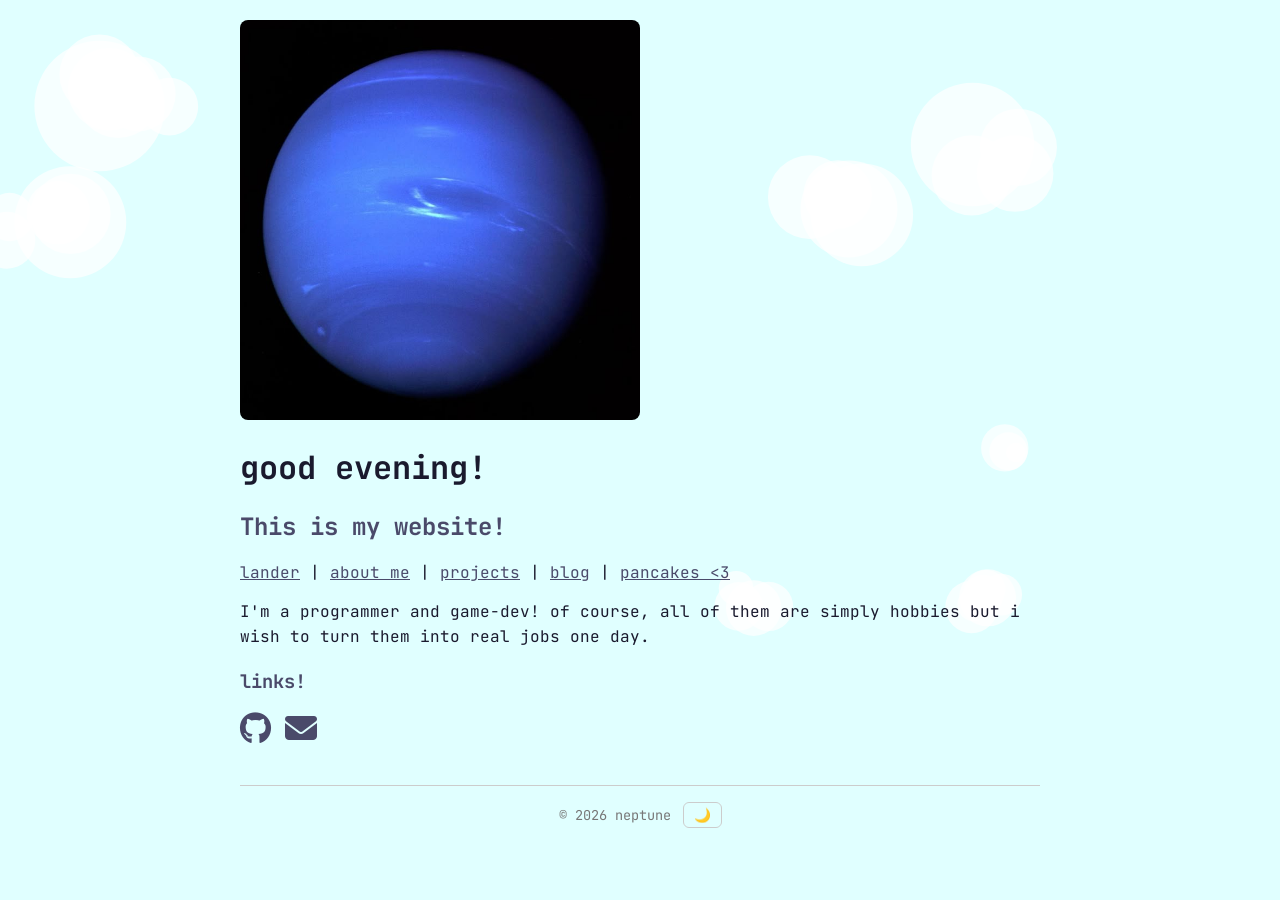
<file: index.html>
<!doctype html>
<html lang="en">
  <head>
    <meta charset="utf-8">
    <meta name="viewport" content="width=device-width, initial-scale=1.0">
    <meta name="description" content="neptune's personal domain — programmer, game-dev, and hobbyist">
    <title>neptune's domain!</title>
    <link href="/style.css" rel="stylesheet" type="text/css" media="all">
    <link rel="preconnect" href="https://fonts.googleapis.com">
    <link rel="preconnect" href="https://fonts.gstatic.com" crossorigin>
    <link href="https://fonts.googleapis.com/css2?family=jetbrains+mono&display=swap" rel="stylesheet" media="print" onload="this.onload=null;this.media='all'">
    <noscript><link href="https://fonts.googleapis.com/css2?family=jetbrains+mono&display=swap" rel="stylesheet"></noscript>
    <link rel="stylesheet" href="https://cdnjs.cloudflare.com/ajax/libs/font-awesome/6.5.0/css/all.min.css" media="print" onload="this.onload=null;this.media='all'">
    <noscript><link rel="stylesheet" href="https://cdnjs.cloudflare.com/ajax/libs/font-awesome/6.5.0/css/all.min.css"></noscript>
  </head>
  <body>
    <canvas id="starfield"></canvas>
    <main>
      <img src="/src/neptune.jpeg" alt="Photograph of the planet Neptune">
      <h1 id="greeting">Welcome to my website!</h1>
      <h2>This is my website!</h2>
      <nav aria-label="Main navigation">
        <a href="/lander/">lander</a> |
        <a href="/aboutme/">about me</a> |
        <a href="/projects">projects</a> |
        <a href="/blog/">blog</a> |
        <a href="/pancakes/">pancakes <3</a>
      </nav>
      <p>
        I'm a programmer and game-dev! of course, all of them are simply hobbies but i wish to turn them into real jobs one day.
      </p>
      <h3>links!</h3>
      <a href="https://github.com/l8074086-hue" aria-label="GitHub profile"><i class="fab fa-github"></i></a>
      <a href="mailto:neptunian@tutamail.com" aria-label="Send email"><i class="fas fa-envelope"></i></a>
    </main>
    <footer>
      <p>&copy; 2026 neptune</p>
      <button id="theme-toggle" aria-label="Toggle dark mode">🌙</button>
    </footer>
    <script src="/script.js"></script>
  </body>
</html>
</file>
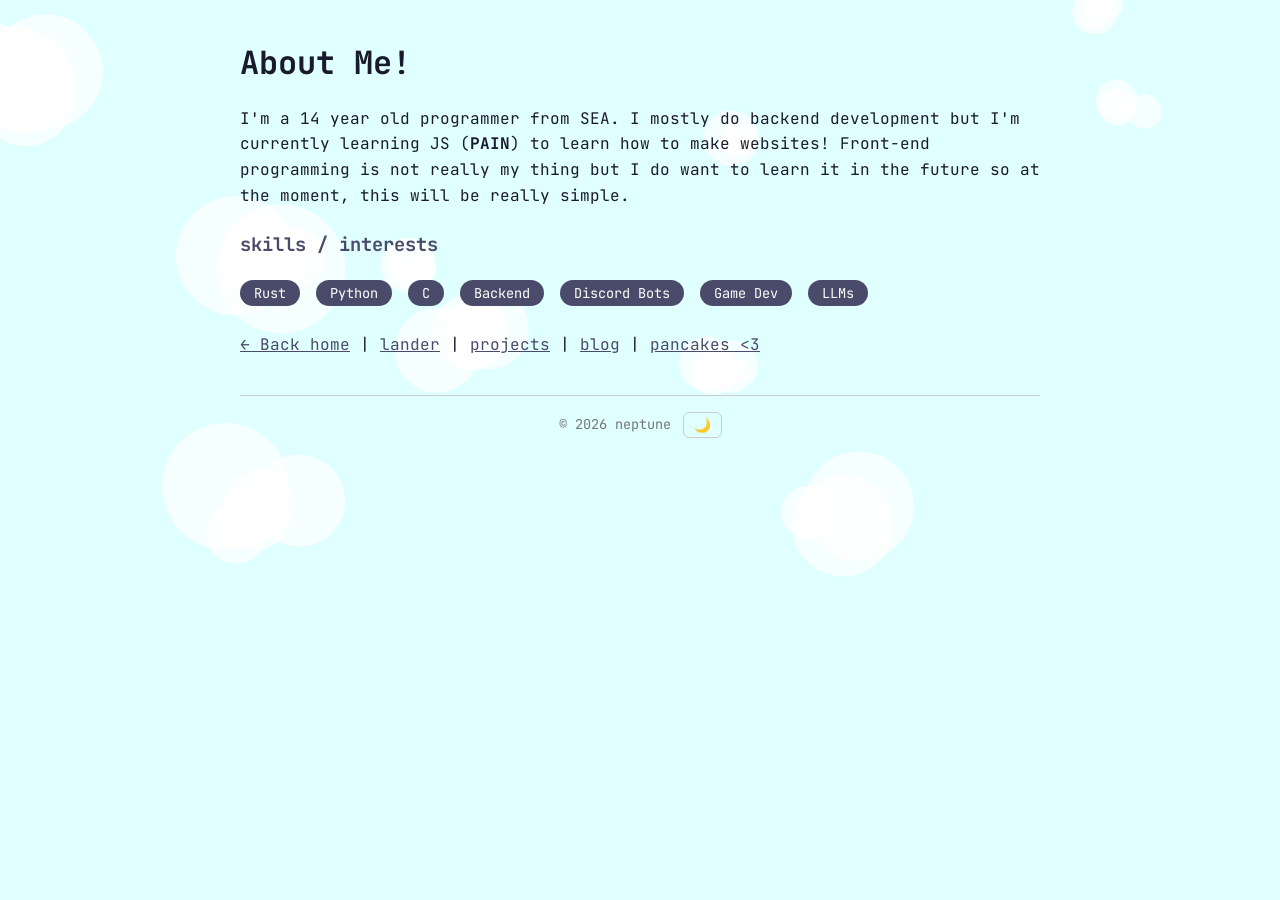
<file: aboutme/index.html>
<!doctype html>
<html lang="en">
  <head>
    <meta charset="utf-8">
    <meta name="viewport" content="width=device-width, initial-scale=1.0">
    <meta name="description" content="About neptune — a 14-year-old programmer from east Asia">
    <title>About Me — Neptune's Domain!</title>
    <link href="/style.css" rel="stylesheet" type="text/css" media="all">
    <link rel="preconnect" href="https://fonts.googleapis.com">
    <link rel="preconnect" href="https://fonts.gstatic.com" crossorigin>
    <link href="https://fonts.googleapis.com/css2?family=JetBrains+Mono&display=swap" rel="stylesheet" media="print" onload="this.onload=null;this.media='all'">
    <noscript><link href="https://fonts.googleapis.com/css2?family=JetBrains+Mono&display=swap" rel="stylesheet"></noscript>
    <link rel="stylesheet" href="https://cdnjs.cloudflare.com/ajax/libs/font-awesome/6.5.0/css/all.min.css" media="print" onload="this.onload=null;this.media='all'">
    <noscript><link rel="stylesheet" href="https://cdnjs.cloudflare.com/ajax/libs/font-awesome/6.5.0/css/all.min.css"></noscript>
  </head>
  <body>
    <canvas id="starfield"></canvas>
    <main>
      <h1>About Me!</h1>
      <p>
        I'm a 14 year old programmer from SEA.
        I mostly do backend development but I'm currently learning JS (<b>PAIN</b>) to learn how to make websites!
        Front-end programming is not really my thing but I do want to learn it in the future so at the moment, this will be really simple.
      </p>

      <div class="skills">
        <h3>skills / interests</h3>
        <span class="skill-tag">Rust</span>
        <span class="skill-tag">Python</span>
        <span class="skill-tag">C</span>
        <span class="skill-tag">Backend</span>
        <span class="skill-tag">Discord Bots</span>
        <span class="skill-tag">Game Dev</span>
        <span class="skill-tag">LLMs</span>
      </div>

      <nav aria-label="Main navigation">
        <a href="/">← Back home</a> |
        <a href="/lander/">lander</a> |
        <a href="/projects">projects</a> |
        <a href="/blog/">blog</a> |
        <a href="/pancakes/">pancakes &lt;3</a>
      </nav>
    </main>
    <footer>
      <p>&copy; 2026 neptune</p>
      <button id="theme-toggle" aria-label="Toggle dark mode">🌙</button>
    </footer>
    <script src="/script.js"></script>
  </body>
</html>
</file>
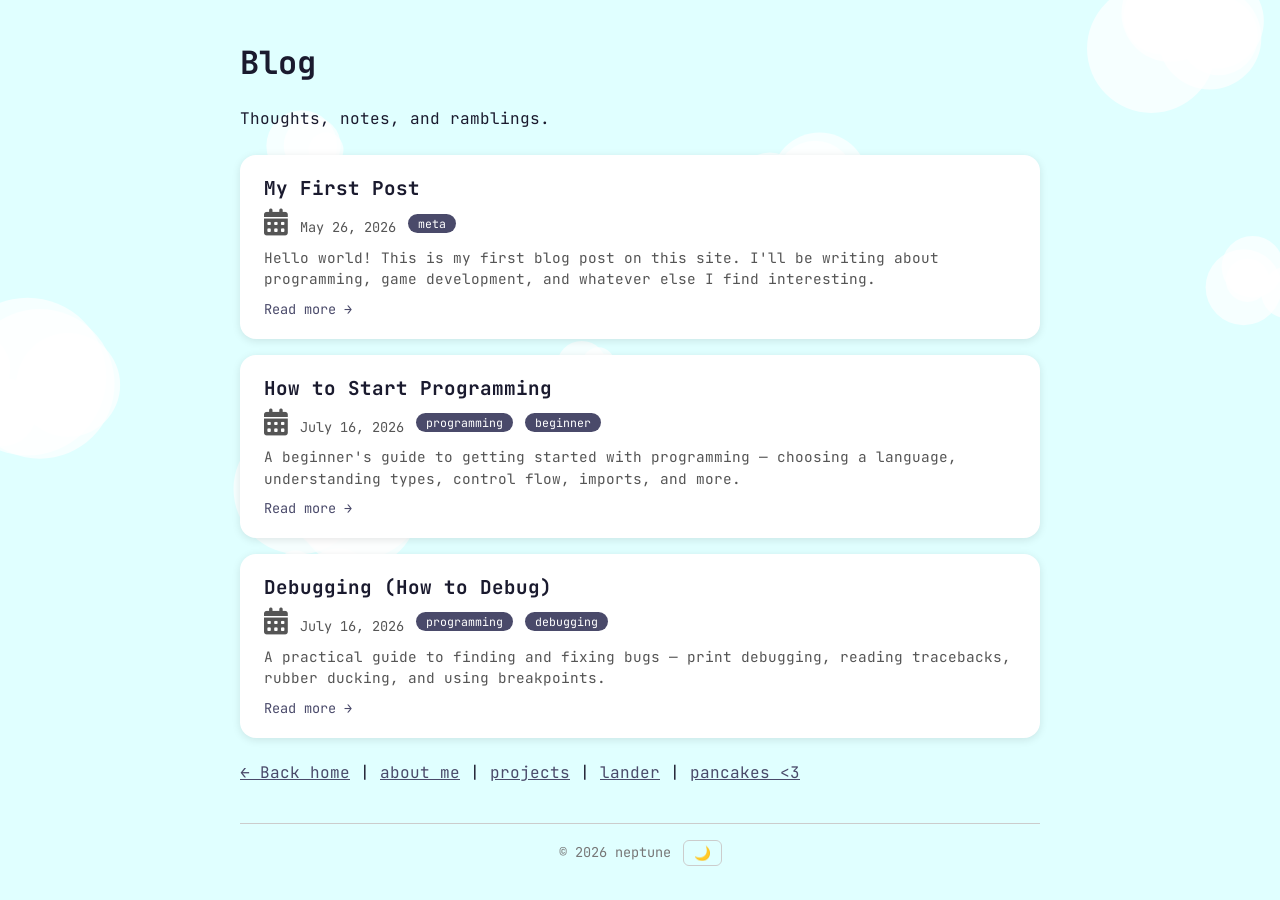
<file: blog/index.html>
<!doctype html>
<html lang="en">
  <head>
    <meta charset="utf-8">
    <meta name="viewport" content="width=device-width, initial-scale=1.0">
    <meta name="description" content="Blog — Neptune's personal blog about programming, game-dev, and hobbies">
    <title>Blog — Neptune's Domain!</title>
    <link href="/style.css" rel="stylesheet" type="text/css" media="all">
    <link rel="preconnect" href="https://fonts.googleapis.com">
    <link rel="preconnect" href="https://fonts.gstatic.com" crossorigin>
    <link href="https://fonts.googleapis.com/css2?family=JetBrains+Mono&display=swap" rel="stylesheet" media="print" onload="this.onload=null;this.media='all'">
    <noscript><link href="https://fonts.googleapis.com/css2?family=JetBrains+Mono&display=swap" rel="stylesheet"></noscript>
    <link rel="stylesheet" href="https://cdnjs.cloudflare.com/ajax/libs/font-awesome/6.5.0/css/all.min.css" media="print" onload="this.onload=null;this.media='all'">
    <noscript><link rel="stylesheet" href="https://cdnjs.cloudflare.com/ajax/libs/font-awesome/6.5.0/css/all.min.css"></noscript>
  </head>
  <body>
    <canvas id="starfield"></canvas>
    <main>
      <h1>Blog</h1>
      <p>Thoughts, notes, and ramblings.</p>

      <div class="blog-posts">
        <a href="/blog/my-first-post/" class="blog-post-card">
          <h3>My First Post</h3>
          <div class="blog-post-meta">
            <span class="blog-post-date"><i class="fas fa-calendar-alt"></i> May 26, 2026</span>
            <span class="blog-tag">meta</span>
          </div>
          <p class="blog-post-excerpt">Hello world! This is my first blog post on this site. I'll be writing about programming, game development, and whatever else I find interesting.</p>
          <span class="blog-post-read-more">Read more →</span>
        </a>

        <a href="/blog/how-to-start-programming/" class="blog-post-card">
          <h3>How to Start Programming</h3>
          <div class="blog-post-meta">
            <span class="blog-post-date"><i class="fas fa-calendar-alt"></i> July 16, 2026</span>
            <span class="blog-tag">programming</span>
            <span class="blog-tag">beginner</span>
          </div>
          <p class="blog-post-excerpt">A beginner's guide to getting started with programming — choosing a language, understanding types, control flow, imports, and more.</p>
          <span class="blog-post-read-more">Read more →</span>
        </a>

        <a href="/blog/debugging-how-to-debug/" class="blog-post-card">
          <h3>Debugging (How to Debug)</h3>
          <div class="blog-post-meta">
            <span class="blog-post-date"><i class="fas fa-calendar-alt"></i> July 16, 2026</span>
            <span class="blog-tag">programming</span>
            <span class="blog-tag">debugging</span>
          </div>
          <p class="blog-post-excerpt">A practical guide to finding and fixing bugs — print debugging, reading tracebacks, rubber ducking, and using breakpoints.</p>
          <span class="blog-post-read-more">Read more →</span>
        </a>
      </div>

      <nav aria-label="Main navigation">
        <a href="/">← Back home</a> |
        <a href="/aboutme/">about me</a> |
        <a href="/projects">projects</a> |
        <a href="/lander/">lander</a> |
        <a href="/pancakes/">pancakes <3</a>
      </nav>
    </main>
    <footer>
      <p>&copy; 2026 neptune</p>
      <button id="theme-toggle" aria-label="Toggle dark mode">🌙</button>
    </footer>
    <script src="/script.js"></script>
  </body>
</html>
</file>
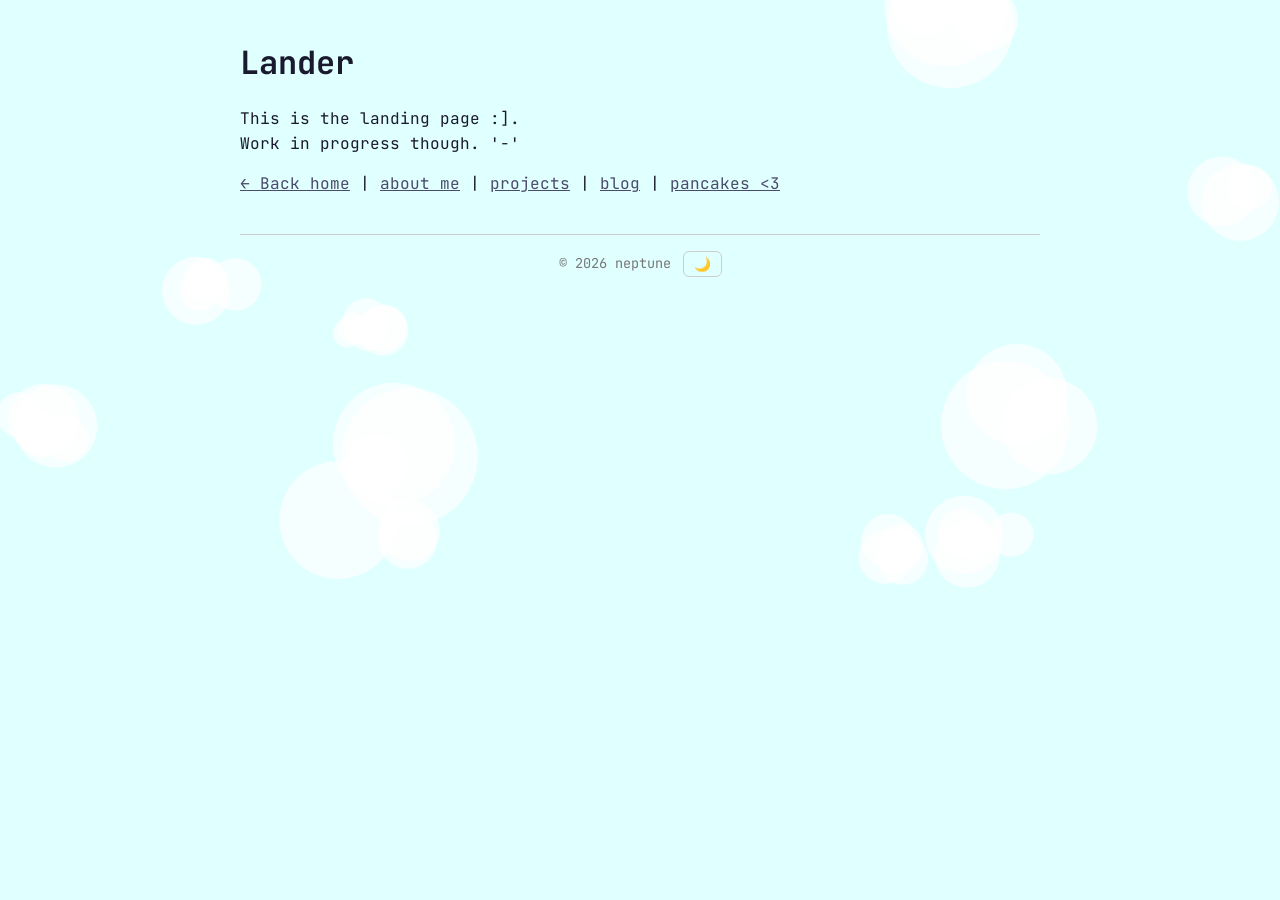
<file: lander/index.html>
<!doctype html>
<html lang="en">
  <head>
    <meta charset="utf-8">
    <meta name="viewport" content="width=device-width, initial-scale=1.0">
    <meta name="description" content="Lander — Neptune's landing page (WIP)">
    <title>Lander — Neptune's Domain!</title>
    <link href="/style.css" rel="stylesheet" type="text/css" media="all">
    <link rel="preconnect" href="https://fonts.googleapis.com">
    <link rel="preconnect" href="https://fonts.gstatic.com" crossorigin>
    <link href="https://fonts.googleapis.com/css2?family=JetBrains+Mono&display=swap" rel="stylesheet" media="print" onload="this.onload=null;this.media='all'">
    <noscript><link href="https://fonts.googleapis.com/css2?family=JetBrains+Mono&display=swap" rel="stylesheet"></noscript>
    <link rel="stylesheet" href="https://cdnjs.cloudflare.com/ajax/libs/font-awesome/6.5.0/css/all.min.css" media="print" onload="this.onload=null;this.media='all'">
    <noscript><link rel="stylesheet" href="https://cdnjs.cloudflare.com/ajax/libs/font-awesome/6.5.0/css/all.min.css"></noscript>
  </head>
  <body>
    <canvas id="starfield"></canvas>
    <main>
      <h1>Lander</h1>
      <p>
        This is the landing page :].<br>
        Work in progress though. '-'
      </p>
      <nav aria-label="Main navigation">
        <a href="/">← Back home</a> |
        <a href="/aboutme/">about me</a> |
        <a href="/projects">projects</a> |
        <a href="/blog/">blog</a> |
        <a href="/pancakes/">pancakes &lt;3</a>
      </nav>
    </main>
    <footer>
      <p>&copy; 2026 neptune</p>
      <button id="theme-toggle" aria-label="Toggle dark mode">🌙</button>
    </footer>
    <script src="/script.js"></script>
  </body>
</html>
</file>
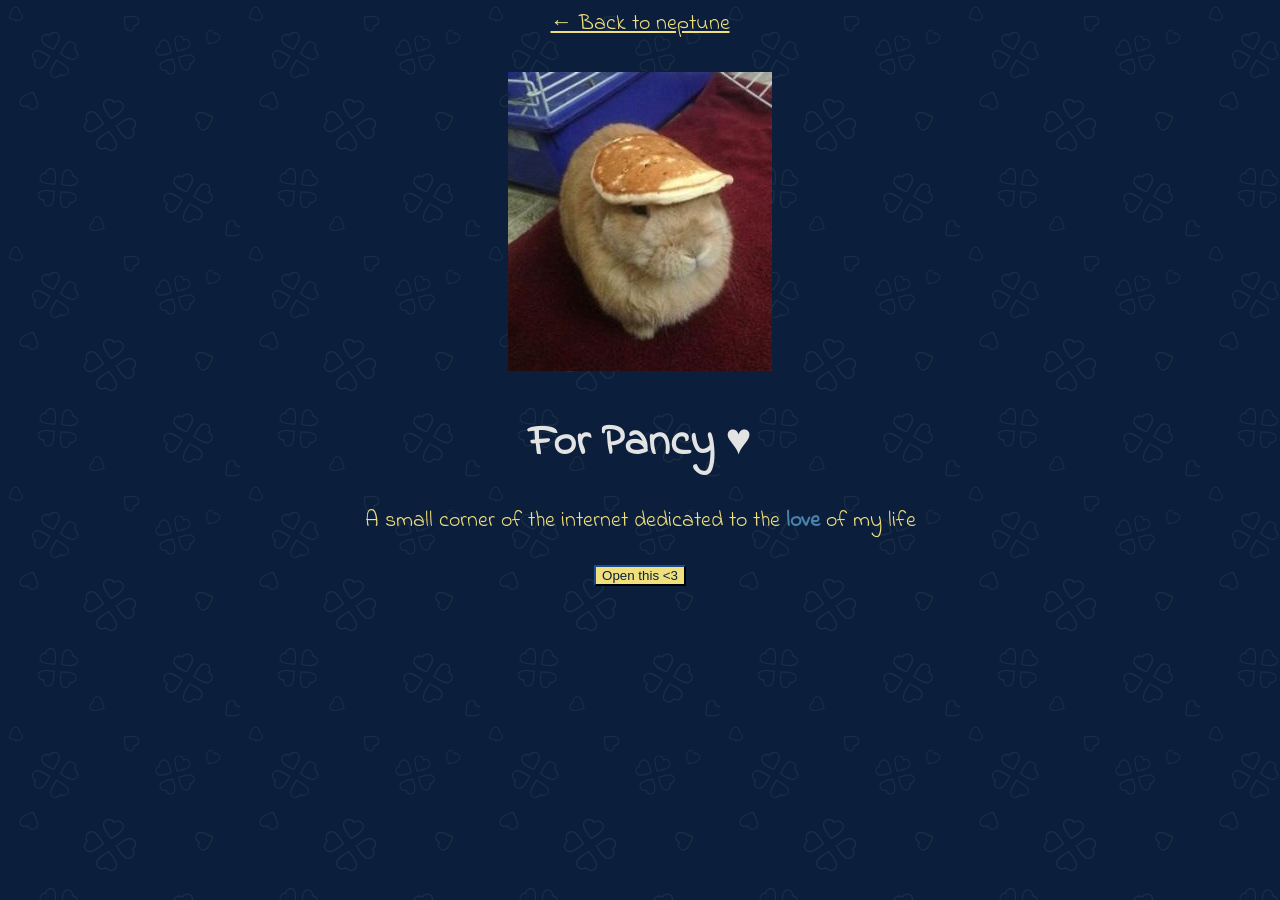
<file: pancakes/index.html>
<!doctype html>
<html lang="en">
  <head>
    <meta charset="utf-8">
    <meta name="viewport" content="width=device-width, initial-scale=1">
    <link href="style.css" rel="stylesheet" type="text/css" media="all">
    <link rel="preconnect" href="https://fonts.googleapis.com">
    <link rel="preconnect" href="https://fonts.gstatic.com" crossorigin>
    <link href="https://fonts.googleapis.com/css2?family=Indie+Flower&display=swap" rel="stylesheet">
    <title>For Pancy</title>
  </head>
  <body>
    <nav>
      <a href="/">&larr; Back to neptune</a>
    </nav>
    <br>
    <img src="src/images/bunny.jpg" alt="Picture of bunny">
    <h1>For Pancy &hearts;</h1>
    <p>A small corner of the internet dedicated to the <b>love</b> of my life</p>
    <button onclick="location.href='main_page.html'">Open this &lt;3</button>
  </body>
</html>
</file>
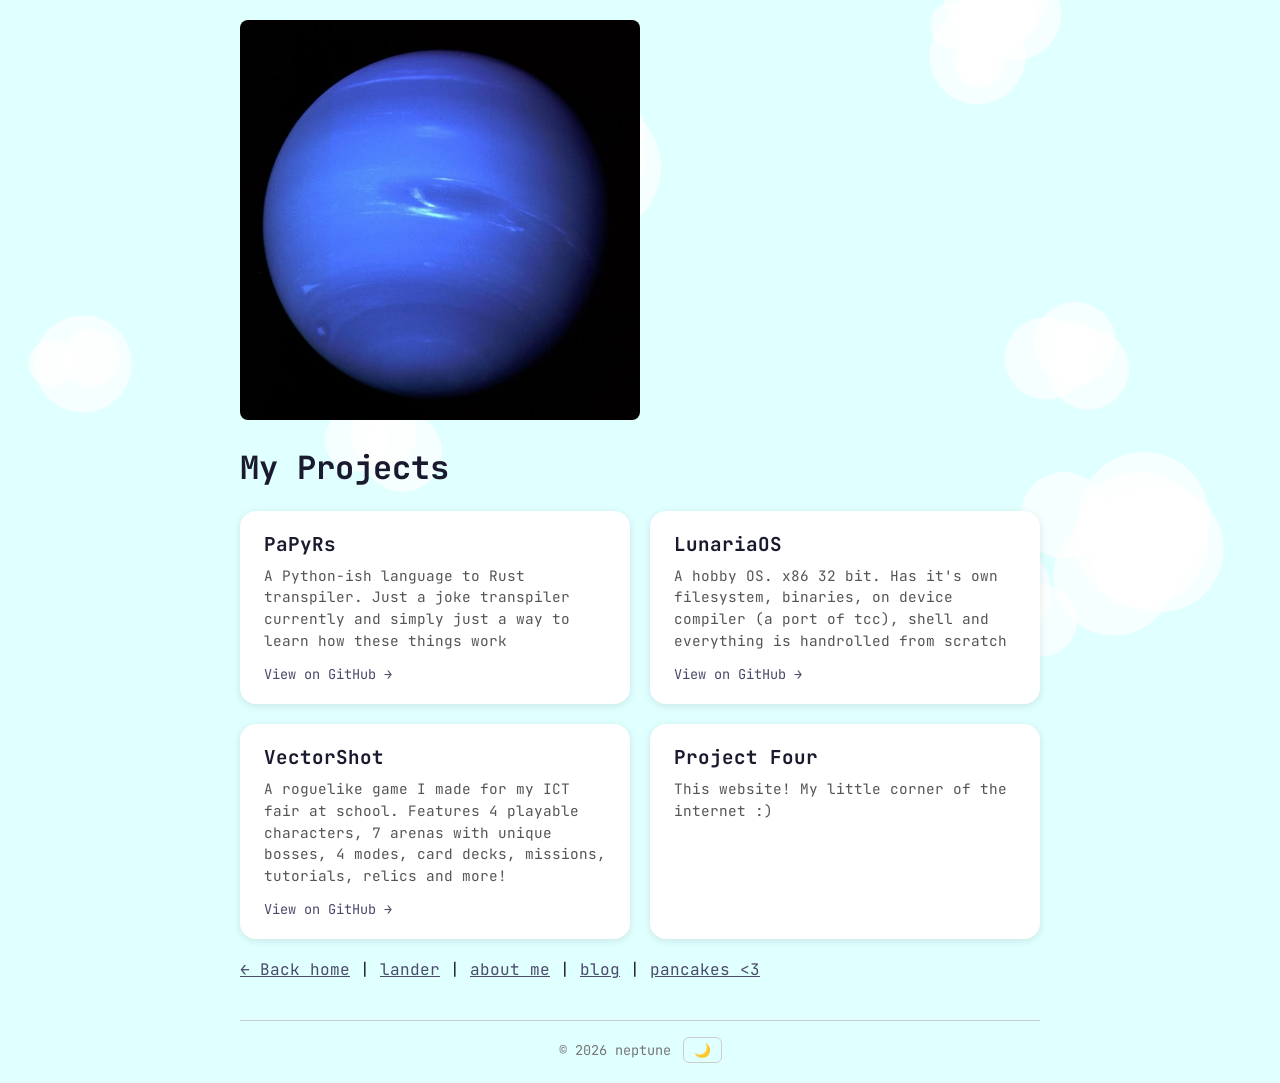
<file: projects/index.html>
<!doctype html>
<html lang="en">
  <head>
    <meta charset="utf-8">
    <meta name="viewport" content="width=device-width, initial-scale=1.0">
    <meta name="description" content="Projects by neptune — PaPyRs, Zealous, SpaceCat, and more">
    <title>Projects — Neptune's Domain!</title>
    <link href="/style.css" rel="stylesheet" type="text/css" media="all">
    <link rel="preconnect" href="https://fonts.googleapis.com">
    <link rel="preconnect" href="https://fonts.gstatic.com" crossorigin>
    <link href="https://fonts.googleapis.com/css2?family=jetbrains+mono&display=swap" rel="stylesheet" media="print" onload="this.onload=null;this.media='all'">
    <noscript><link href="https://fonts.googleapis.com/css2?family=jetbrains+mono&display=swap" rel="stylesheet"></noscript>
    <link rel="stylesheet" href="https://cdnjs.cloudflare.com/ajax/libs/font-awesome/6.5.0/css/all.min.css" media="print" onload="this.onload=null;this.media='all'">
    <noscript><link rel="stylesheet" href="https://cdnjs.cloudflare.com/ajax/libs/font-awesome/6.5.0/css/all.min.css"></noscript>
  </head>
  <body>
    <canvas id="starfield"></canvas>
    <main>
      <img src="/src/neptune.jpeg" alt="Photograph of the planet Neptune">
      <h1>My Projects</h1>

      <div class="project-grid">
        <div class="project-card">
          <h3>PaPyRs</h3>
          <p>A Python-ish language to Rust transpiler. Just a joke transpiler currently and simply just a way to learn how these things work</p>
          <div class="card-links"><a href="https://github.com/l8074086-hue/PaPyRs" aria-label="PaPyRs on GitHub">View on GitHub →</a></div>
        </div>
        <div class="project-card">
          <h3>LunariaOS</h3>
          <p>A hobby OS. x86 32 bit. Has it's own filesystem, binaries, on device compiler (a port of tcc), shell and everything is handrolled from scratch</p>
          <div class="card-links"><a href="https://github.com/l8074086-hue/LunariaOS" aria-label="LunOS on Github">View on GitHub →</a></div>
        </div>
        <div class="project-card">
          <h3>VectorShot</h3>
          <p>A roguelike game I made for my ICT fair at school. Features 4 playable characters, 7 arenas with unique bosses, 4 modes, card decks, missions, tutorials, relics and more!</p>
          <div class="card-links"><a href="https://github.com/l8074086-hue/VectorShot" aria-label="VectorShot on GitHub">View on GitHub →</a></div>
        </div>
        <div class="project-card">
          <h3>Project Four</h3>
          <p>This website! My little corner of the internet :)</p>
        </div>
      </div>

      <nav aria-label="Main navigation">
        <a href="/">← Back home</a> |
        <a href="/lander/">lander</a> |
        <a href="/aboutme/">about me</a> |
        <a href="/blog/">blog</a> |
        <a href="/pancakes/">pancakes &lt;3</a>
      </nav>
    </main>
    <footer>
      <p>&copy; 2026 neptune</p>
      <button id="theme-toggle" aria-label="Toggle dark mode">🌙</button>
    </footer>
    <script src="/script.js"></script>
  </body>
</html>
</file>
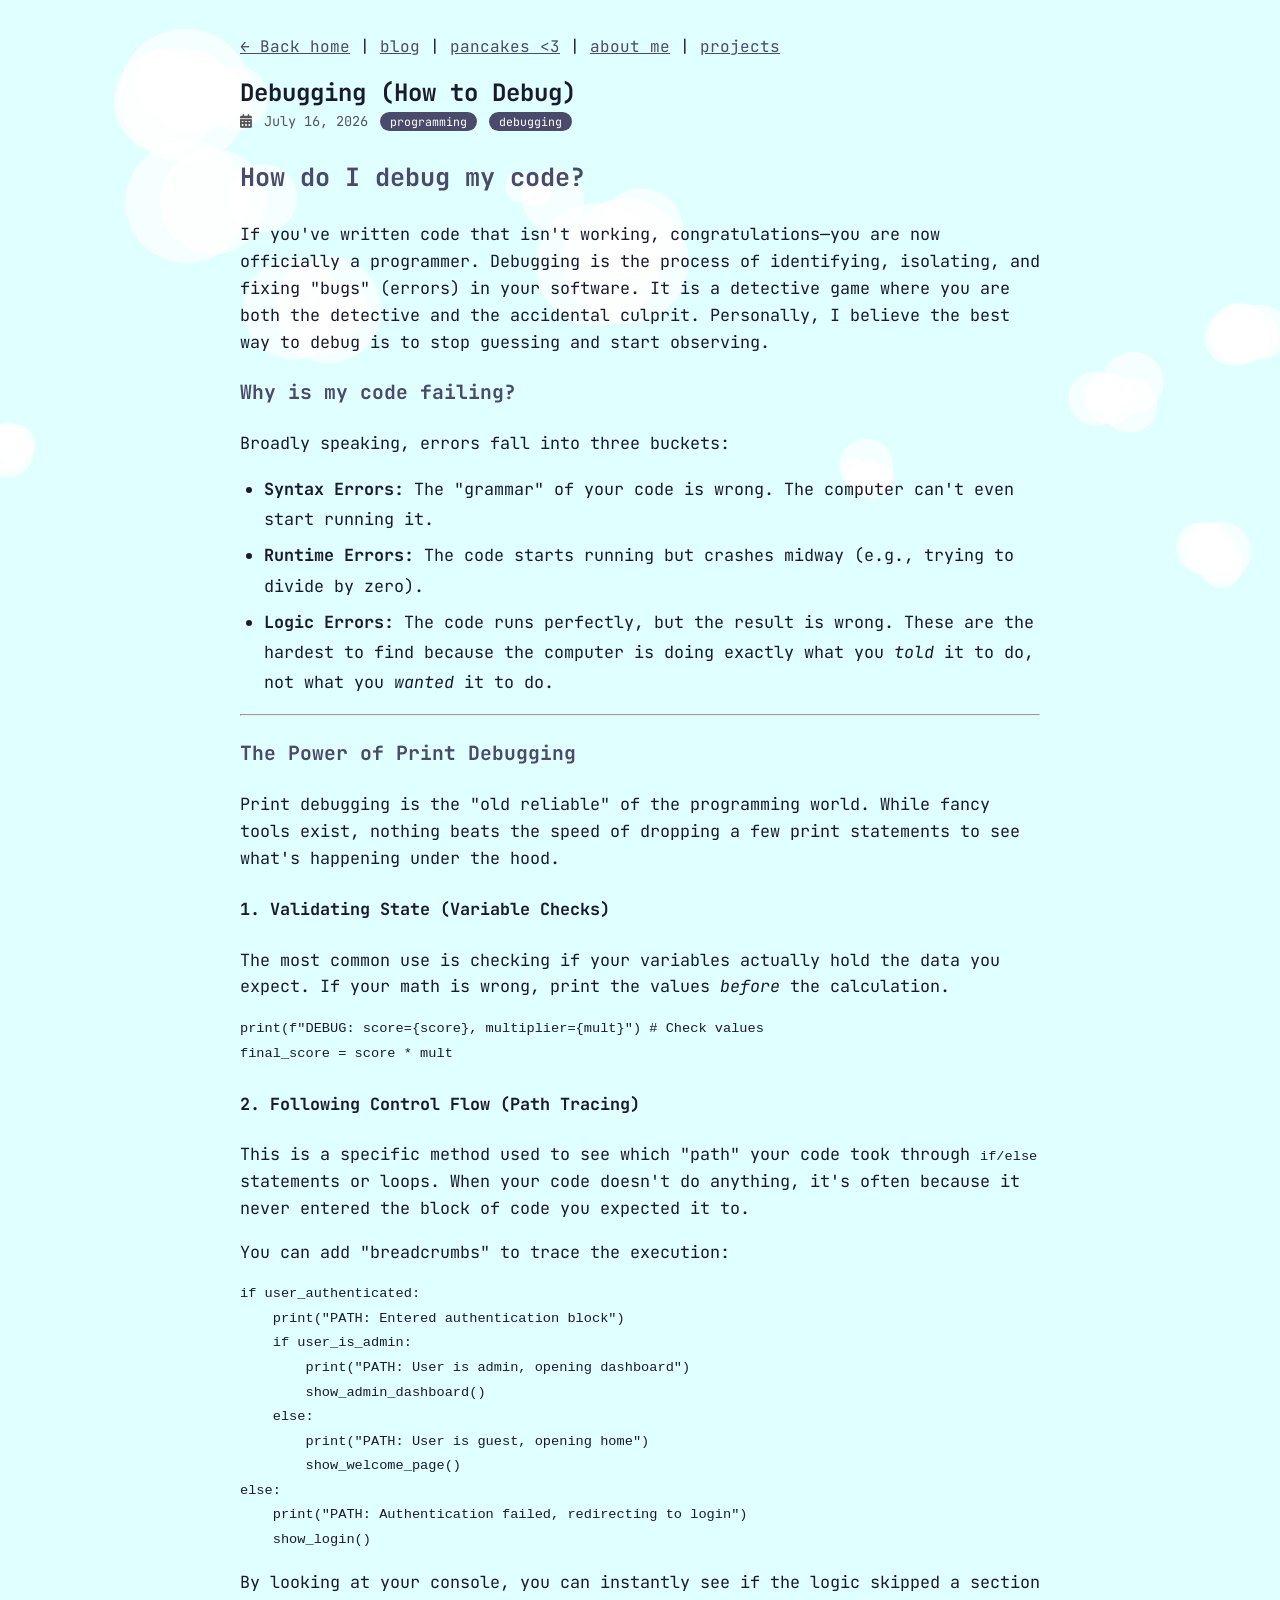
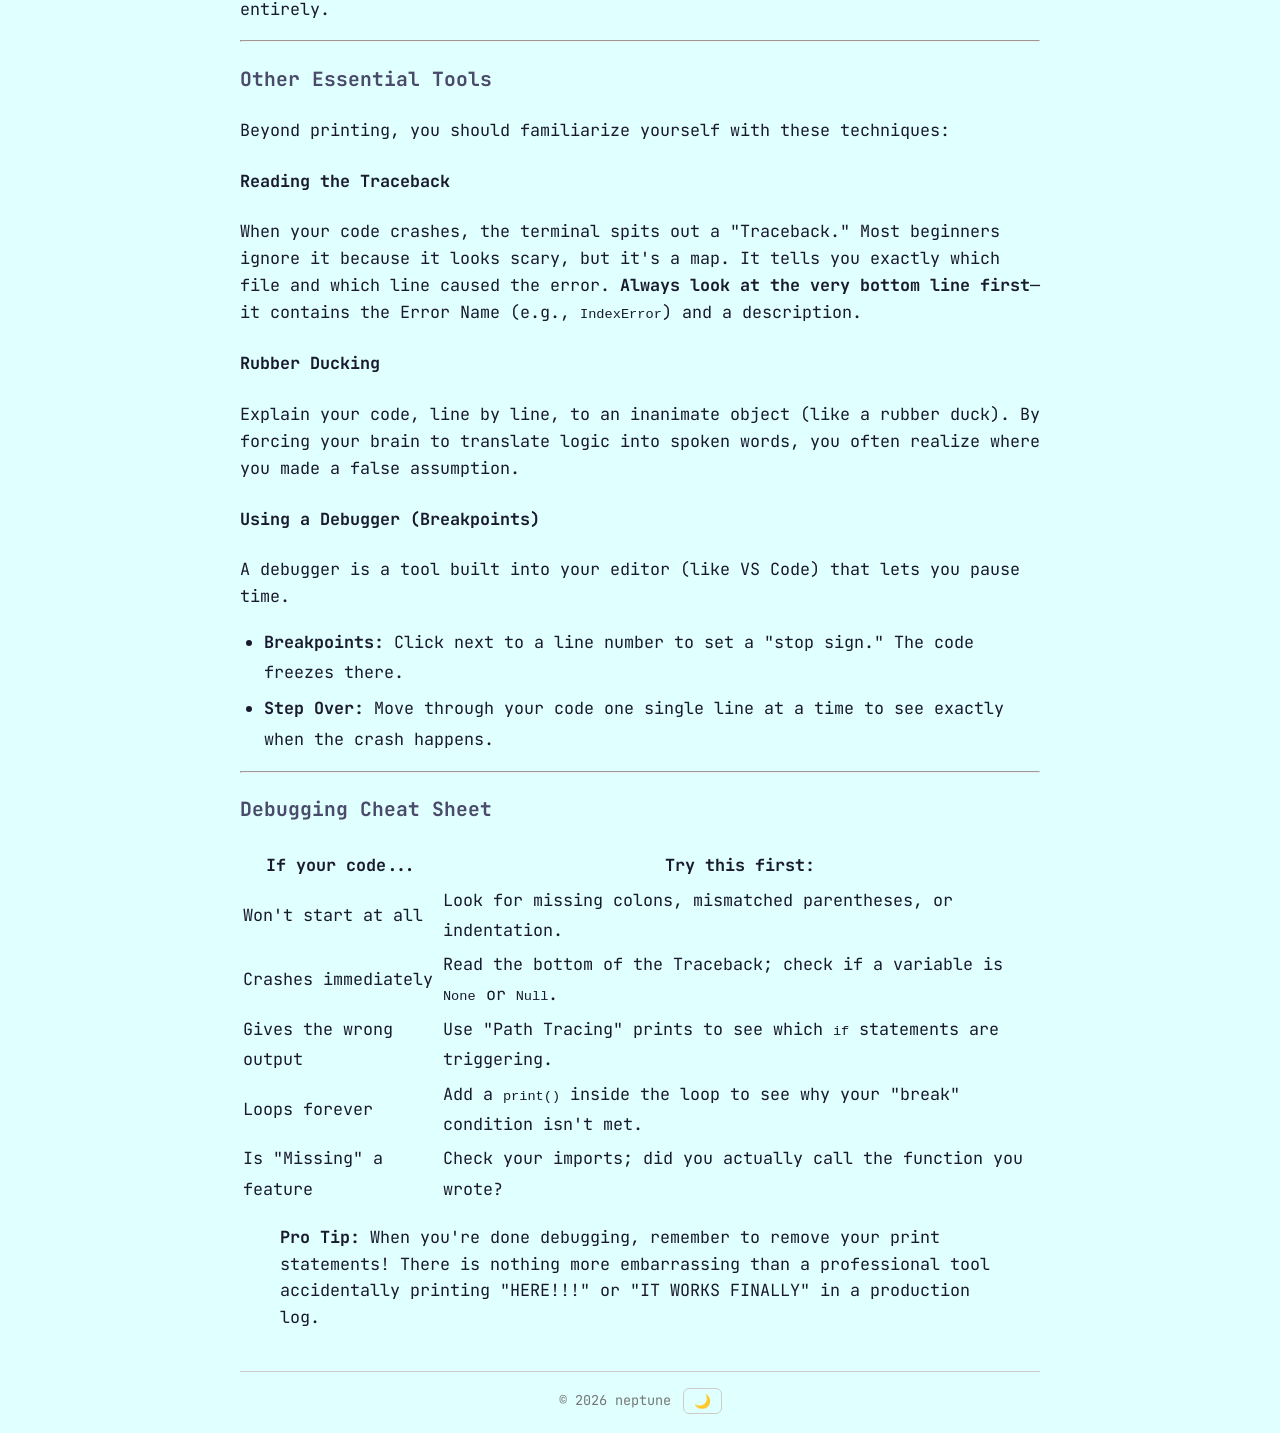
<file: blog/debugging-how-to-debug/index.html>
<!doctype html>
<html lang="en">
  <head>
    <meta charset="utf-8">
    <meta name="viewport" content="width=device-width, initial-scale=1.0">
    <meta name="description" content="Debugging (How to debug) — A practical guide to finding and fixing bugs in your code">
    <title>Debugging (How to Debug) — Neptune's Domain!</title>
    <link href="/style.css" rel="stylesheet" type="text/css" media="all">
    <link rel="preconnect" href="https://fonts.googleapis.com">
    <link rel="preconnect" href="https://fonts.gstatic.com" crossorigin>
    <link href="https://fonts.googleapis.com/css2?family=JetBrains+Mono&display=swap" rel="stylesheet" media="print" onload="this.onload=null;this.media='all'">
    <noscript><link href="https://fonts.googleapis.com/css2?family=JetBrains+Mono&display=swap" rel="stylesheet"></noscript>
    <link rel="stylesheet" href="https://cdnjs.cloudflare.com/ajax/libs/font-awesome/6.5.0/css/all.min.css" media="print" onload="this.onload=null;this.media='all'">
    <noscript><link rel="stylesheet" href="https://cdnjs.cloudflare.com/ajax/libs/font-awesome/6.5.0/css/all.min.css"></noscript>
  </head>
  <body>
    <canvas id="starfield"></canvas>
    <main>
      <nav aria-label="Main navigation">
        <a href="/">← Back home</a> |
        <a href="/blog/">blog</a> |
        <a href="/pancakes/">pancakes &lt;3</a> |
        <a href="/aboutme/">about me</a> |
        <a href="/projects">projects</a>
      </nav>

      <article class="blog-post">
        <header class="blog-post-header">
          <h1>Debugging (How to Debug)</h1>
          <div class="blog-post-meta">
            <span class="blog-post-date"><i class="fas fa-calendar-alt"></i> July 16, 2026</span>
            <span class="blog-tag">programming</span>
            <span class="blog-tag">debugging</span>
          </div>
        </header>

        <section class="blog-post-content">
          <h2>How do I debug my code?</h2>

          <p>If you've written code that isn't working, congratulations—you are now officially a programmer. Debugging is the process of identifying, isolating, and fixing "bugs" (errors) in your software. It is a detective game where you are both the detective and the accidental culprit. Personally, I believe the best way to debug is to stop guessing and start observing.</p>

          <h3>Why is my code failing?</h3>

          <p>Broadly speaking, errors fall into three buckets:</p>

          <ul>
            <li><strong>Syntax Errors:</strong> The "grammar" of your code is wrong. The computer can't even start running it.</li>
            <li><strong>Runtime Errors:</strong> The code starts running but crashes midway (e.g., trying to divide by zero).</li>
            <li><strong>Logic Errors:</strong> The code runs perfectly, but the result is wrong. These are the hardest to find because the computer is doing exactly what you <em>told</em> it to do, not what you <em>wanted</em> it to do.</li>
          </ul>

          <hr>

          <h3>The Power of Print Debugging</h3>

          <p>Print debugging is the "old reliable" of the programming world. While fancy tools exist, nothing beats the speed of dropping a few print statements to see what's happening under the hood.</p>

          <h4>1. Validating State (Variable Checks)</h4>

          <p>The most common use is checking if your variables actually hold the data you expect. If your math is wrong, print the values <em>before</em> the calculation.</p>

          <pre><code>print(f"DEBUG: score={score}, multiplier={mult}") # Check values
final_score = score * mult</code></pre>

          <h4>2. Following Control Flow (Path Tracing)</h4>

          <p>This is a specific method used to see which "path" your code took through <code>if/else</code> statements or loops. When your code doesn't do anything, it's often because it never entered the block of code you expected it to.</p>

          <p>You can add "breadcrumbs" to trace the execution:</p>

          <pre><code>if user_authenticated:
    print("PATH: Entered authentication block")
    if user_is_admin:
        print("PATH: User is admin, opening dashboard")
        show_admin_dashboard()
    else:
        print("PATH: User is guest, opening home")
        show_welcome_page()
else:
    print("PATH: Authentication failed, redirecting to login")
    show_login()</code></pre>

          <p>By looking at your console, you can instantly see if the logic skipped a section entirely.</p>

          <hr>

          <h3>Other Essential Tools</h3>

          <p>Beyond printing, you should familiarize yourself with these techniques:</p>

          <h4>Reading the Traceback</h4>

          <p>When your code crashes, the terminal spits out a "Traceback." Most beginners ignore it because it looks scary, but it's a map. It tells you exactly which file and which line caused the error. <strong>Always look at the very bottom line first</strong>—it contains the Error Name (e.g., <code>IndexError</code>) and a description.</p>

          <h4>Rubber Ducking</h4>

          <p>Explain your code, line by line, to an inanimate object (like a rubber duck). By forcing your brain to translate logic into spoken words, you often realize where you made a false assumption.</p>

          <h4>Using a Debugger (Breakpoints)</h4>

          <p>A debugger is a tool built into your editor (like VS Code) that lets you pause time.</p>

          <ul>
            <li><strong>Breakpoints:</strong> Click next to a line number to set a "stop sign." The code freezes there.</li>
            <li><strong>Step Over:</strong> Move through your code one single line at a time to see exactly when the crash happens.</li>
          </ul>

          <hr>

          <h3>Debugging Cheat Sheet</h3>

          <table>
            <thead>
              <tr>
                <th>If your code...</th>
                <th>Try this first:</th>
              </tr>
            </thead>
            <tbody>
              <tr>
                <td>Won't start at all</td>
                <td>Look for missing colons, mismatched parentheses, or indentation.</td>
              </tr>
              <tr>
                <td>Crashes immediately</td>
                <td>Read the bottom of the Traceback; check if a variable is <code>None</code> or <code>Null</code>.</td>
              </tr>
              <tr>
                <td>Gives the wrong output</td>
                <td>Use "Path Tracing" prints to see which <code>if</code> statements are triggering.</td>
              </tr>
              <tr>
                <td>Loops forever</td>
                <td>Add a <code>print()</code> inside the loop to see why your "break" condition isn't met.</td>
              </tr>
              <tr>
                <td>Is "Missing" a feature</td>
                <td>Check your imports; did you actually call the function you wrote?</td>
              </tr>
            </tbody>
          </table>

          <blockquote>
            <p><strong>Pro Tip:</strong> When you're done debugging, remember to remove your print statements! There is nothing more embarrassing than a professional tool accidentally printing "HERE!!!" or "IT WORKS FINALLY" in a production log.</p>
          </blockquote>
        </section>
      </article>
    </main>
    <footer>
      <p>&copy; 2026 neptune</p>
      <button id="theme-toggle" aria-label="Toggle dark mode">🌙</button>
    </footer>
    <script src="/script.js"></script>
  </body>
</html>
</file>
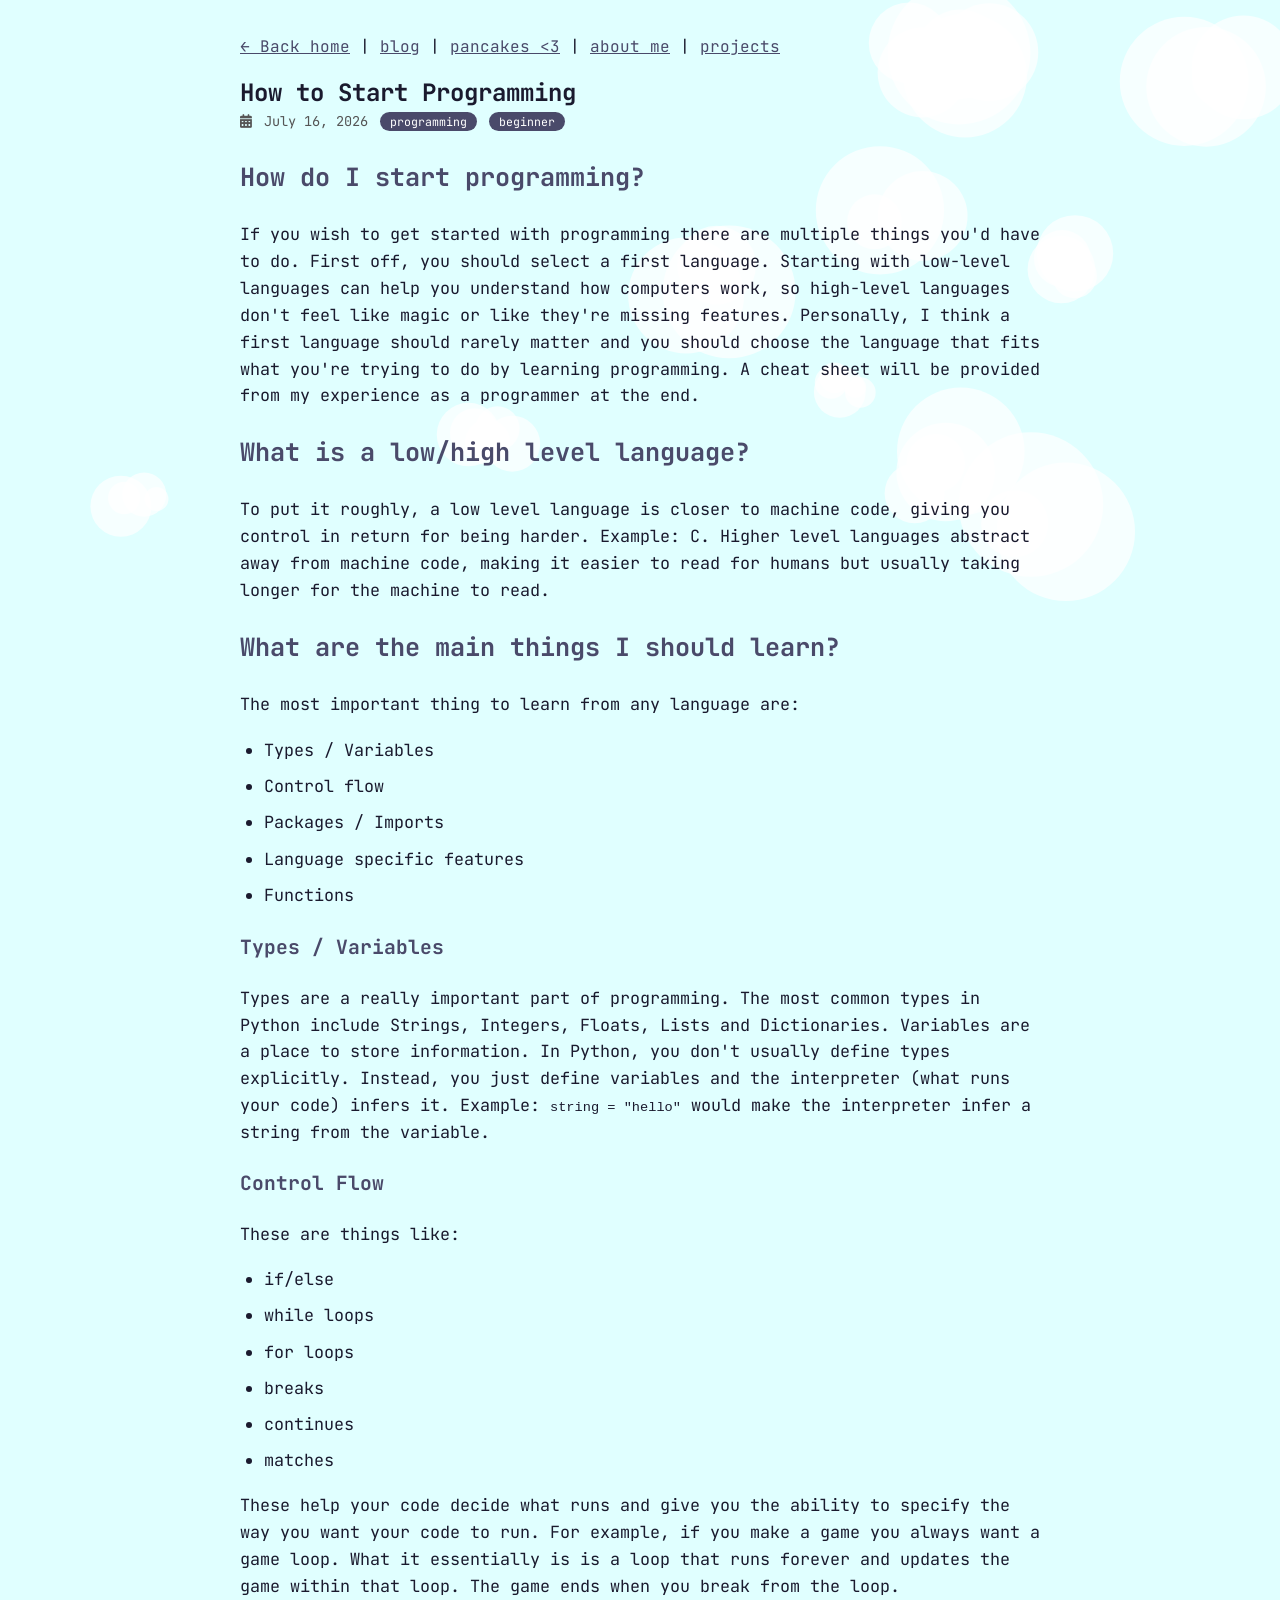
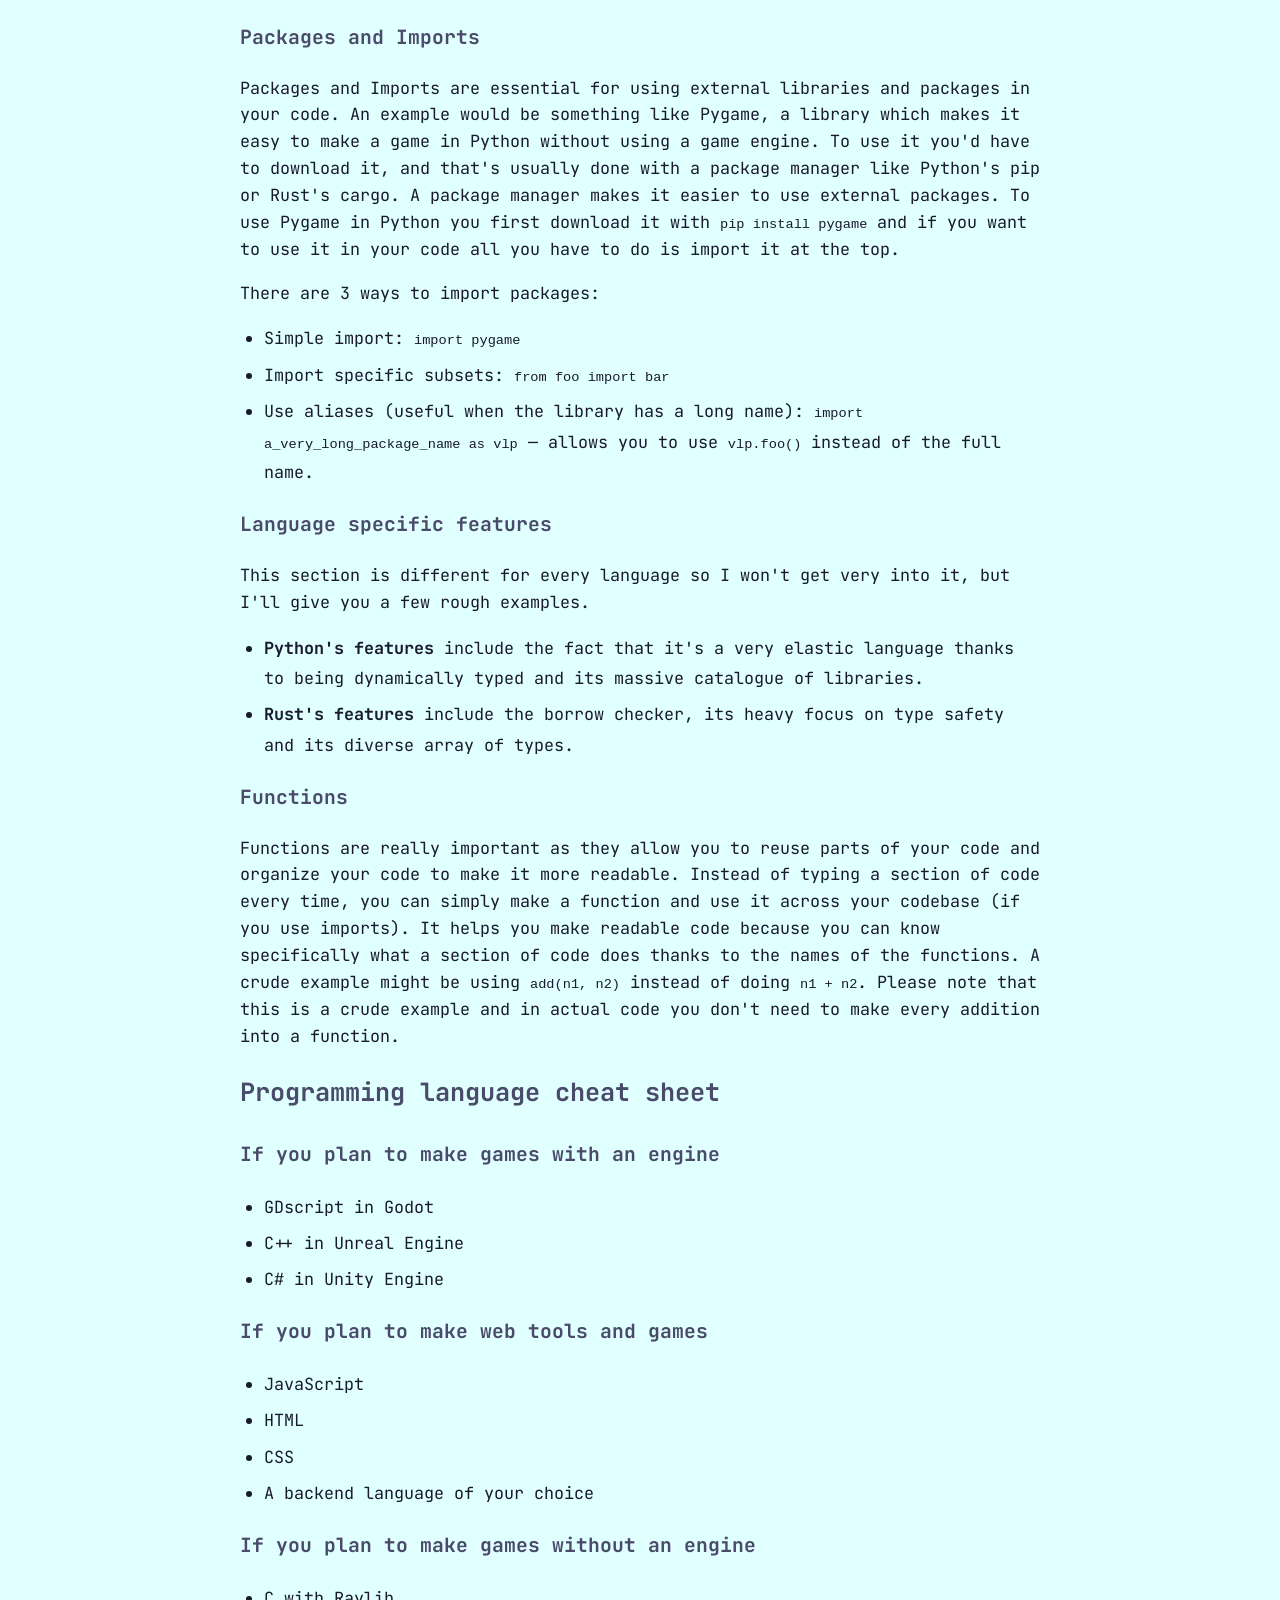
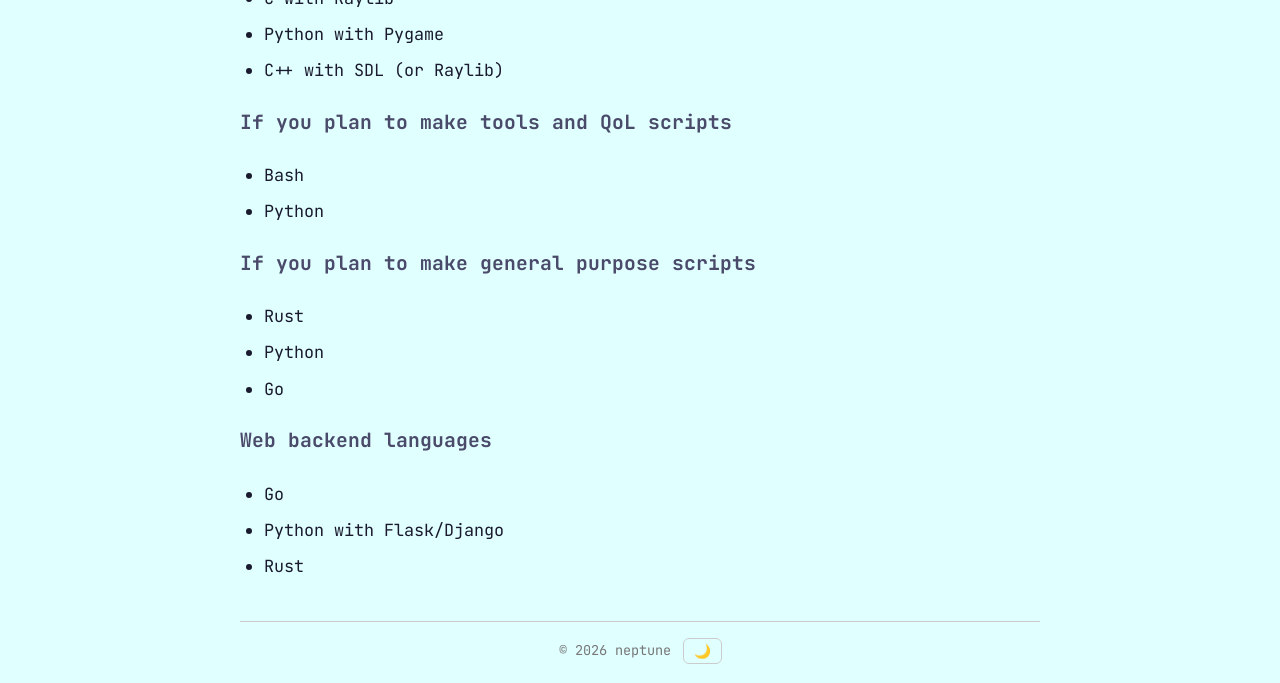
<file: blog/how-to-start-programming/index.html>
<!doctype html>
<html lang="en">
  <head>
    <meta charset="utf-8">
    <meta name="viewport" content="width=device-width, initial-scale=1.0">
    <meta name="description" content="How to start programming — A beginner's guide to getting started with coding">
    <title>How to Start Programming — Neptune's Domain!</title>
    <link href="/style.css" rel="stylesheet" type="text/css" media="all">
    <link rel="preconnect" href="https://fonts.googleapis.com">
    <link rel="preconnect" href="https://fonts.gstatic.com" crossorigin>
    <link href="https://fonts.googleapis.com/css2?family=JetBrains+Mono&display=swap" rel="stylesheet" media="print" onload="this.onload=null;this.media='all'">
    <noscript><link href="https://fonts.googleapis.com/css2?family=JetBrains+Mono&display=swap" rel="stylesheet"></noscript>
    <link rel="stylesheet" href="https://cdnjs.cloudflare.com/ajax/libs/font-awesome/6.5.0/css/all.min.css" media="print" onload="this.onload=null;this.media='all'">
    <noscript><link rel="stylesheet" href="https://cdnjs.cloudflare.com/ajax/libs/font-awesome/6.5.0/css/all.min.css"></noscript>
  </head>
  <body>
    <canvas id="starfield"></canvas>
    <main>
      <nav aria-label="Main navigation">
        <a href="/">← Back home</a> |
        <a href="/blog/">blog</a> |
        <a href="/pancakes/">pancakes &lt;3</a> |
        <a href="/aboutme/">about me</a> |
        <a href="/projects">projects</a>
      </nav>

      <article class="blog-post">
        <header class="blog-post-header">
          <h1>How to Start Programming</h1>
          <div class="blog-post-meta">
            <span class="blog-post-date"><i class="fas fa-calendar-alt"></i> July 16, 2026</span>
            <span class="blog-tag">programming</span>
            <span class="blog-tag">beginner</span>
          </div>
        </header>

        <section class="blog-post-content">
          <h2>How do I start programming?</h2>

          <p>If you wish to get started with programming there are multiple things you'd have to do. First off, you should select a first language. Starting with low-level languages can help you understand how computers work, so high-level languages don't feel like magic or like they're missing features. Personally, I think a first language should rarely matter and you should choose the language that fits what you're trying to do by learning programming. A cheat sheet will be provided from my experience as a programmer at the end.</p>

          <h2>What is a low/high level language?</h2>

          <p>To put it roughly, a low level language is closer to machine code, giving you control in return for being harder. Example: C. Higher level languages abstract away from machine code, making it easier to read for humans but usually taking longer for the machine to read.</p>

          <h2>What are the main things I should learn?</h2>

          <p>The most important thing to learn from any language are:</p>

          <ul>
            <li>Types / Variables</li>
            <li>Control flow</li>
            <li>Packages / Imports</li>
            <li>Language specific features</li>
            <li>Functions</li>
          </ul>

          <h3>Types / Variables</h3>

          <p>Types are a really important part of programming. The most common types in Python include Strings, Integers, Floats, Lists and Dictionaries. Variables are a place to store information. In Python, you don't usually define types explicitly. Instead, you just define variables and the interpreter (what runs your code) infers it. Example: <code>string = "hello"</code> would make the interpreter infer a string from the variable.</p>

          <h3>Control Flow</h3>

          <p>These are things like:</p>

          <ul>
            <li>if/else</li>
            <li>while loops</li>
            <li>for loops</li>
            <li>breaks</li>
            <li>continues</li>
            <li>matches</li>
          </ul>

          <p>These help your code decide what runs and give you the ability to specify the way you want your code to run. For example, if you make a game you always want a game loop. What it essentially is is a loop that runs forever and updates the game within that loop. The game ends when you break from the loop.</p>

          <h3>Packages and Imports</h3>

          <p>Packages and Imports are essential for using external libraries and packages in your code. An example would be something like Pygame, a library which makes it easy to make a game in Python without using a game engine. To use it you'd have to download it, and that's usually done with a package manager like Python's pip or Rust's cargo. A package manager makes it easier to use external packages. To use Pygame in Python you first download it with <code>pip install pygame</code> and if you want to use it in your code all you have to do is import it at the top.</p>

          <p>There are 3 ways to import packages:</p>

          <ul>
            <li>Simple import: <code>import pygame</code></li>
            <li>Import specific subsets: <code>from foo import bar</code></li>
            <li>Use aliases (useful when the library has a long name): <code>import a_very_long_package_name as vlp</code> — allows you to use <code>vlp.foo()</code> instead of the full name.</li>
          </ul>

          <h3>Language specific features</h3>

          <p>This section is different for every language so I won't get very into it, but I'll give you a few rough examples.</p>

          <ul>
            <li><strong>Python's features</strong> include the fact that it's a very elastic language thanks to being dynamically typed and its massive catalogue of libraries.</li>
            <li><strong>Rust's features</strong> include the borrow checker, its heavy focus on type safety and its diverse array of types.</li>
          </ul>

          <h3>Functions</h3>

          <p>Functions are really important as they allow you to reuse parts of your code and organize your code to make it more readable. Instead of typing a section of code every time, you can simply make a function and use it across your codebase (if you use imports). It helps you make readable code because you can know specifically what a section of code does thanks to the names of the functions. A crude example might be using <code>add(n1, n2)</code> instead of doing <code>n1 + n2</code>. Please note that this is a crude example and in actual code you don't need to make every addition into a function.</p>

          <h2>Programming language cheat sheet</h2>

          <h3>If you plan to make games with an engine</h3>
          <ul>
            <li>GDscript in Godot</li>
            <li>C++ in Unreal Engine</li>
            <li>C# in Unity Engine</li>
          </ul>

          <h3>If you plan to make web tools and games</h3>
          <ul>
            <li>JavaScript</li>
            <li>HTML</li>
            <li>CSS</li>
            <li>A backend language of your choice</li>
          </ul>

          <h3>If you plan to make games without an engine</h3>
          <ul>
            <li>C with Raylib</li>
            <li>Python with Pygame</li>
            <li>C++ with SDL (or Raylib)</li>
          </ul>

          <h3>If you plan to make tools and QoL scripts</h3>
          <ul>
            <li>Bash</li>
            <li>Python</li>
          </ul>

          <h3>If you plan to make general purpose scripts</h3>
          <ul>
            <li>Rust</li>
            <li>Python</li>
            <li>Go</li>
          </ul>

          <h3>Web backend languages</h3>
          <ul>
            <li>Go</li>
            <li>Python with Flask/Django</li>
            <li>Rust</li>
          </ul>
        </section>
      </article>
    </main>
    <footer>
      <p>&copy; 2026 neptune</p>
      <button id="theme-toggle" aria-label="Toggle dark mode">🌙</button>
    </footer>
    <script src="/script.js"></script>
  </body>
</html>
</file>
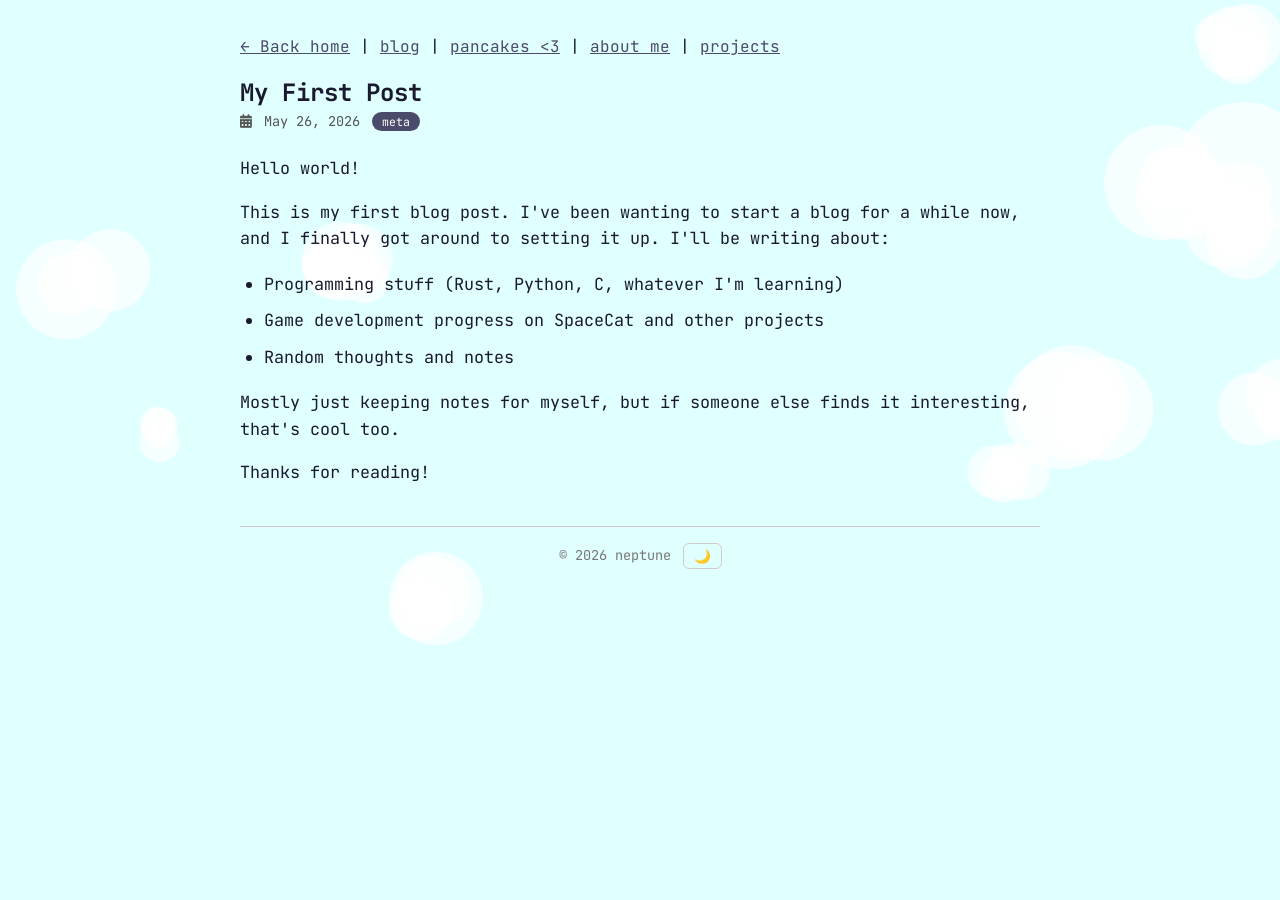
<file: blog/my-first-post/index.html>
<!doctype html>
<html lang="en">
  <head>
    <meta charset="utf-8">
    <meta name="viewport" content="width=device-width, initial-scale=1.0">
    <meta name="description" content="My First Post — Neptune kicks off the blog">
    <title>My First Post — Neptune's Domain!</title>
    <link href="/style.css" rel="stylesheet" type="text/css" media="all">
    <link rel="preconnect" href="https://fonts.googleapis.com">
    <link rel="preconnect" href="https://fonts.gstatic.com" crossorigin>
    <link href="https://fonts.googleapis.com/css2?family=JetBrains+Mono&display=swap" rel="stylesheet" media="print" onload="this.onload=null;this.media='all'">
    <noscript><link href="https://fonts.googleapis.com/css2?family=JetBrains+Mono&display=swap" rel="stylesheet"></noscript>
    <link rel="stylesheet" href="https://cdnjs.cloudflare.com/ajax/libs/font-awesome/6.5.0/css/all.min.css" media="print" onload="this.onload=null;this.media='all'">
    <noscript><link rel="stylesheet" href="https://cdnjs.cloudflare.com/ajax/libs/font-awesome/6.5.0/css/all.min.css"></noscript>
  </head>
  <body>
    <canvas id="starfield"></canvas>
    <main>
      <nav aria-label="Main navigation">
        <a href="/">← Back home</a> |
        <a href="/blog/">blog</a> |
        <a href="/pancakes/">pancakes &lt;3</a> |
        <a href="/aboutme/">about me</a> |
        <a href="/projects">projects</a>
      </nav>

      <article class="blog-post">
        <header class="blog-post-header">
          <h1>My First Post</h1>
          <div class="blog-post-meta">
            <span class="blog-post-date"><i class="fas fa-calendar-alt"></i> May 26, 2026</span>
            <span class="blog-tag">meta</span>
          </div>
        </header>

        <section class="blog-post-content">
          <p>Hello world!</p>

          <p>This is my first blog post. I've been wanting to start a blog for a while now, and I finally got around to setting it up. I'll be writing about:</p>

          <ul>
            <li>Programming stuff (Rust, Python, C, whatever I'm learning)</li>
            <li>Game development progress on SpaceCat and other projects</li>
            <li>Random thoughts and notes</li>
          </ul>

          <p>Mostly just keeping notes for myself, but if someone else finds it interesting, that's cool too.</p>

          <p>Thanks for reading!</p>
        </section>
      </article>
    </main>
    <footer>
      <p>&copy; 2026 neptune</p>
      <button id="theme-toggle" aria-label="Toggle dark mode">🌙</button>
    </footer>
    <script src="/script.js"></script>
  </body>
</html>
</file>
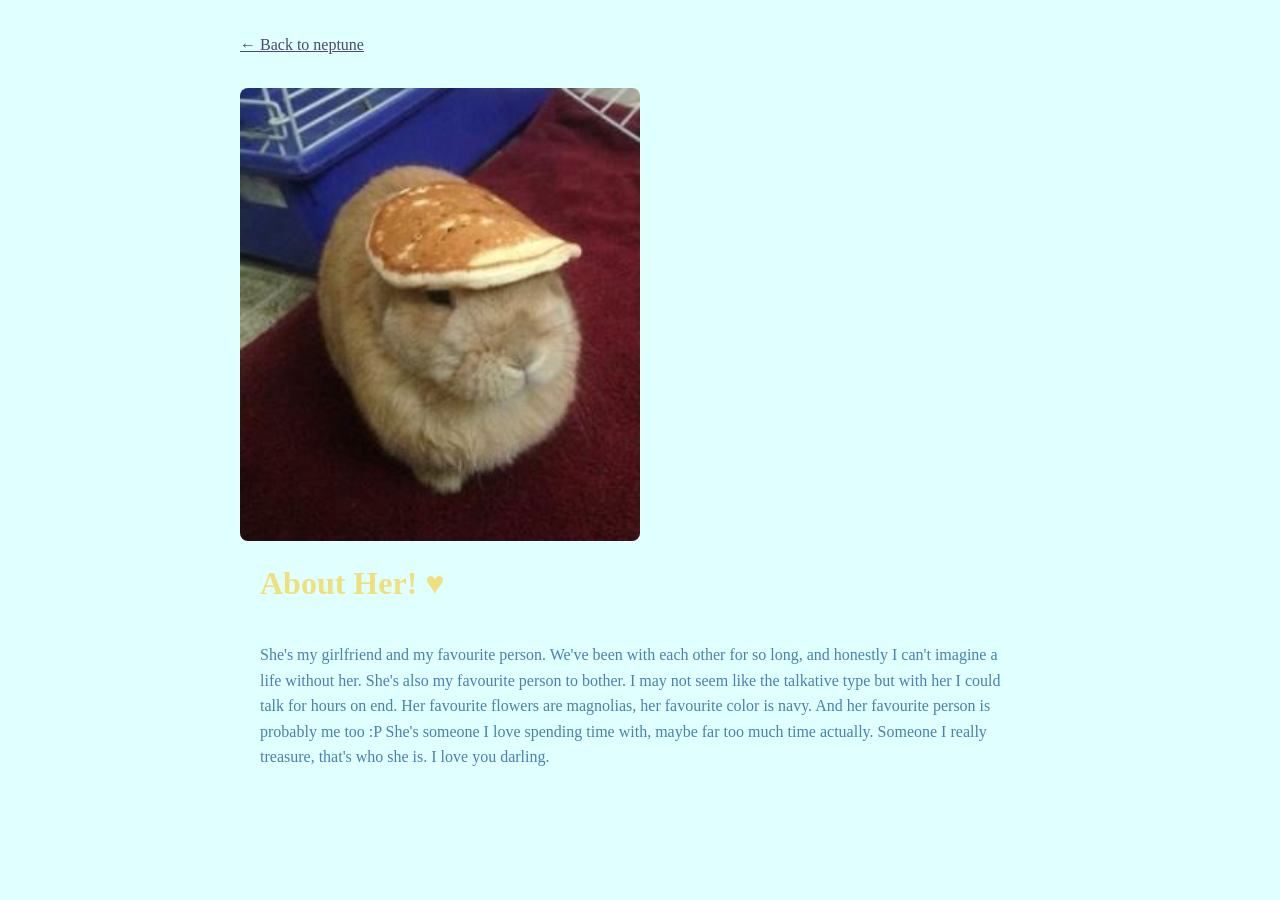
<file: pancakes/about-her/index.html>
<!doctype html>
<html lang="en">
  <head>
    <meta charset="utf-8">
    <meta name="viewport" content="width=device-width, initial-scale=1">
    <link href="../../style.css" rel="stylesheet" type="text/css" media="all">
    <link rel="preconnect" href="https://fonts.googleapis.com">
    <link rel="preconnect" href="https://fonts.gstatic.com" crossorigin>
    <title>For Pancy</title>
  </head>
  <body>
    <nav>
      <a href="../../">&larr; Back to neptune</a>
    </nav>
    <br>
    <img src="../src/images/bunny.jpg" alt="Picture of bunny">
    <h1 class="abouther-header">About Her! &hearts;</h1>
    <p class="abouther-text">
        She's my girlfriend and my favourite person.
        We've been with each other for so long, and honestly I can't imagine a life without her.
        She's also my favourite person to bother. I may not seem like the talkative type but with her I could talk for hours on end.
        Her favourite flowers are magnolias, her favourite color is navy. And her favourite person is probably me too :P
        She's someone I love spending time with, maybe far too much time actually.
        Someone I really treasure, that's who she is.
        I love you darling.
    </p>
  </body>
</html>
</file>
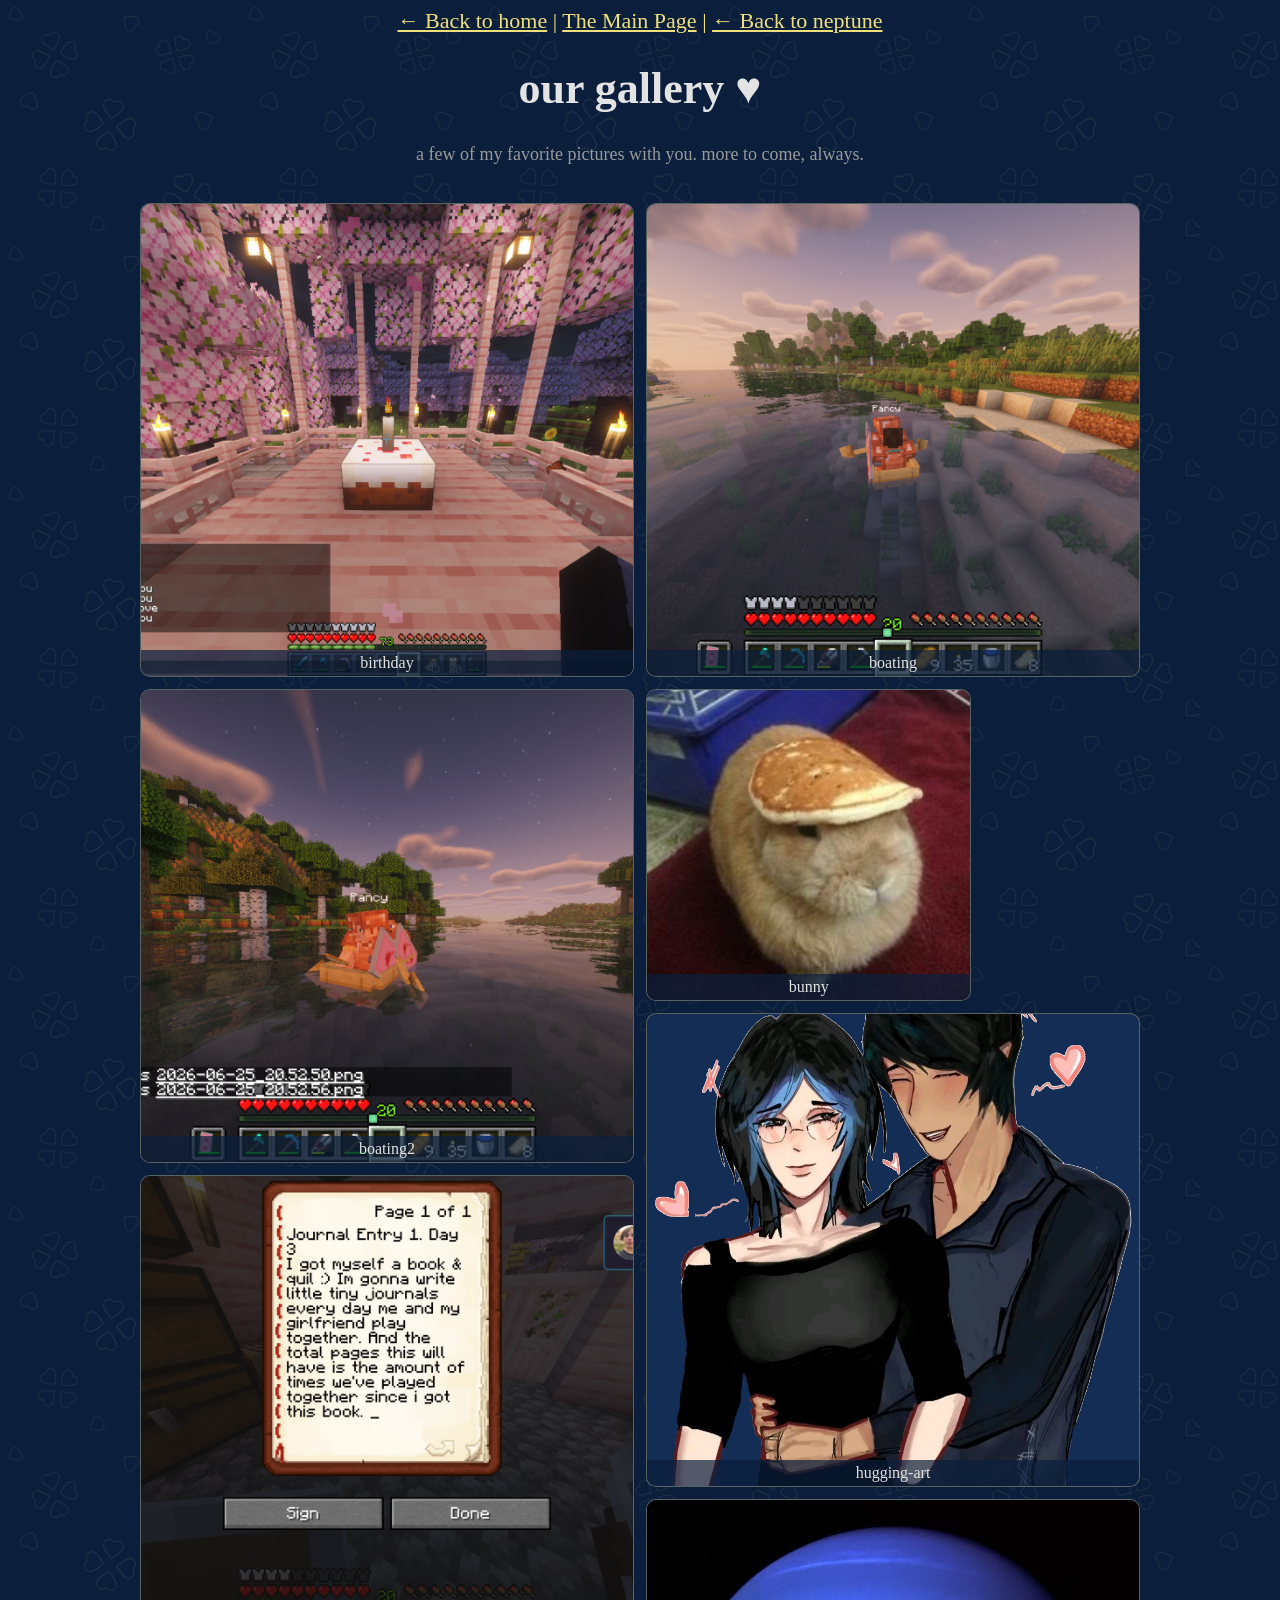
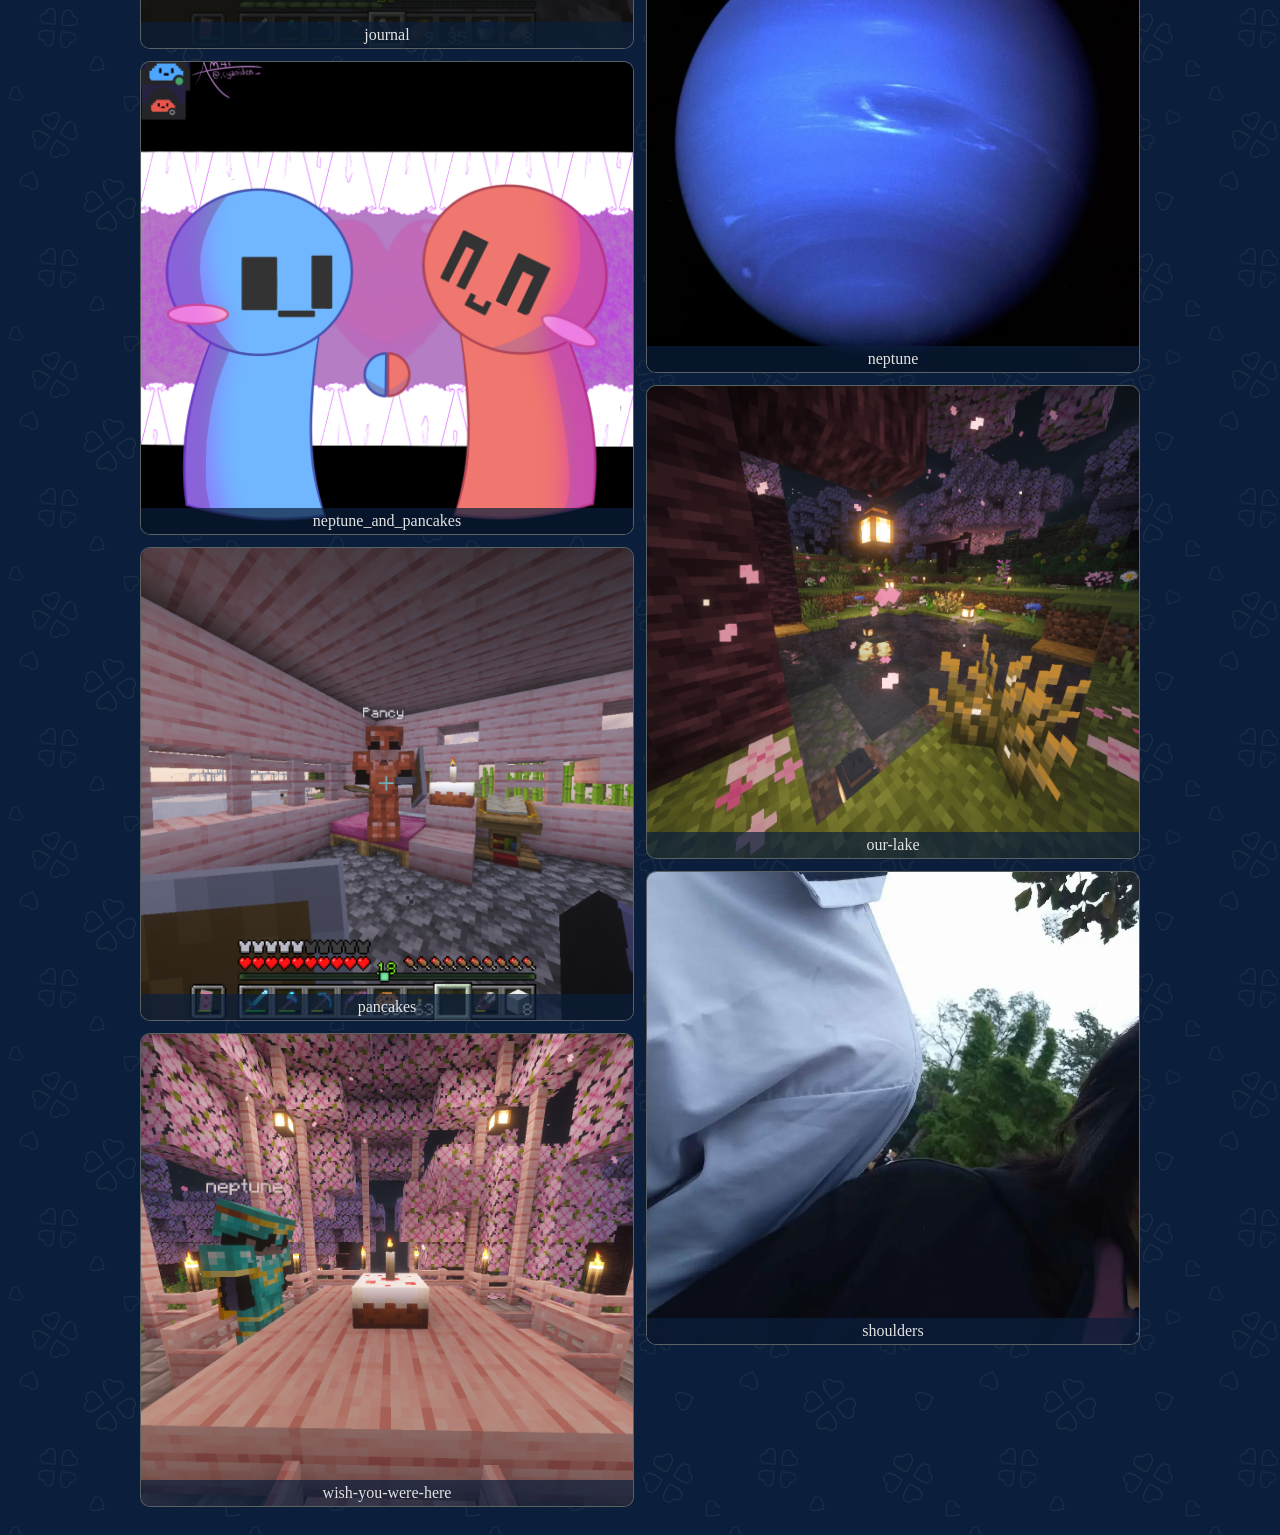
<file: pancakes/gallery/index.html>
<!doctype html>
<html lang="en">
  <head>
    <meta charset="utf-8">
    <meta name="viewport" content="width=device-width, initial-scale=1">
    <link href="../style.css" rel="stylesheet" type="text/css" media="all">
    <title>Our Gallery</title>
  </head>
  <body>
    <nav>
      <a href="../index.html">&larr; Back to home</a> |
      <a href="../main_page.html">The Main Page</a> |
      <a href="/">&larr; Back to neptune</a>
    </nav>
    <h1>our gallery &hearts;</h1>
    <p class="gallery-note">a few of my favorite pictures with you. more to come, always.</p>
    <div class="gallery" id="gallery"></div>
    <script>
      const gallery = document.getElementById("gallery");
      const unit = 150;
      const spanFor = (w, h) => ({
        c: Math.min(Math.max(Math.round(w / unit), 1), 3),
        r: Math.min(Math.max(Math.round(h / unit), 1), 3),
      });

      fetch("images.json")
        .then((r) => (r.ok ? r.json() : Promise.reject()))
        .then((items) => {
          if (!items.length) {
            gallery.textContent = "no pictures yet ♡";
            return;
          }
          for (const item of items) {
            const span = spanFor(item.w, item.h);
            const figure = document.createElement("figure");
            figure.style.gridColumn = `span ${span.c}`;
            figure.style.gridRow = `span ${span.r}`;
            const img = document.createElement("img");
            img.src = `images/${item.file}`;
            img.alt = item.file.replace(/\.[^.]+$/, "");
            figure.appendChild(img);
            const caption = document.createElement("figcaption");
            caption.textContent = item.file.replace(/\.[^.]+$/, "");
            figure.appendChild(caption);
            gallery.appendChild(figure);
          }
        })
        .catch(() => {
          gallery.textContent = "couldn't load the gallery :(";
        });
    </script>
  </body>
</html>
</file>
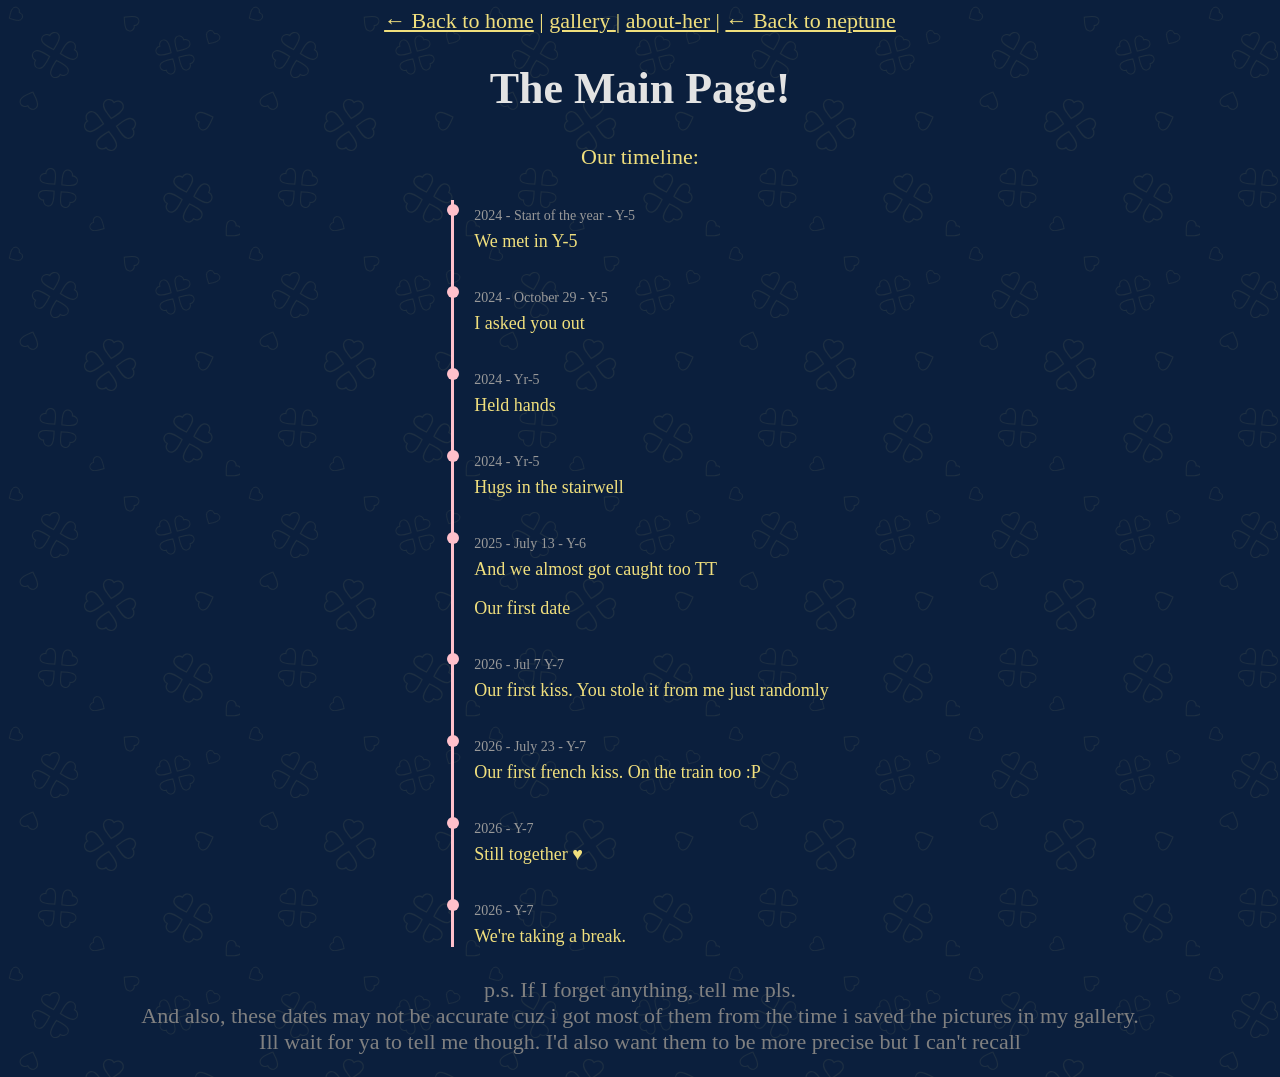
<file: pancakes/main_page.html>
<!doctype html>
<html lang="en">
  <head>
    <meta charset="utf-8">
    <meta name="viewport" content="width=device-width, initial-scale=1">
    <link href="style.css" rel="stylesheet" type="text/css" media="all">
    <title>The Main Page</title>
  </head>
  <body>
<nav>
      <a href="index.html">&larr; Back to home</a> |
      <a href="gallery/"> gallery </a> |
      <a href="about-her/"> about-her </a> |
      <a href="/">&larr; Back to neptune</a>
    </nav>
    <h1>The Main Page!</h1>
    <p>Our timeline:</p>
    <div class="timeline">
      <div class="event">
        <span>2024 - Start of the year - Y-5</span>
        <p>We met in Y-5</p>
      </div>
      <div class="event">
        <span>2024 - October 29 - Y-5</span>
        <p>I asked you out</p>
      </div>
      <div class="event">
        <span>2024 - Yr-5</span>
        <p>Held hands</p>
      </div>
      <div class="event">
        <span>2024 - Yr-5</span>
        <p>Hugs in the stairwell</p>
      </div>
      <div class="event">
        <span>2025 - July 13 - Y-6</span>
        <p>And we almost got caught too TT</p>
        <p>Our first date</p>
      </div>
      <div class="event">
        <span>2026 - Jul 7 Y-7</span>
        <p>Our first kiss. You stole it from me just randomly</p>
      </div>
      <div class="event">
        <span>2026 - July 23 - Y-7</span>
        <p>Our first french kiss. On the train too :P</p>
      </div>
      <div class="event">
        <span>2026 - Y-7</span>
        <p>Still together &hearts;</p>
      </div>
      <div class="event">
        <span>2026 - Y-7</span>
        <p>We're taking a break.</p>
      </div>
    </div>
    <p class="secret-footer">p.s. If I forget anything, tell me pls. <br> And also, these dates may not be accurate cuz i got most of them from the time i saved the pictures in my gallery. <br> Ill wait for ya to tell me though. I'd also want them to be more precise but I can't recall</p>
  </body>
</html>
</file>
<file: style.css>
:root {
  --bg: lightcyan;
  --text: #1a1a2e;
  --heading: #1a1a2e;
  --subheading: #4a4a6a;
  --card-bg: #fff;
  --card-text: #555;
  --border: #ccc;
  --link: #4a4a6a;
  --card-shadow: rgba(0,0,0,0.1);
  --card-shadow-hover: rgba(0,0,0,0.15);
  --tag-bg: #4a4a6a;
  --tag-text: #fff;
}

[data-theme="dark"] {
  --bg: #0d0d1a;
  --text: #c8c8d4;
  --heading: #e0e0f0;
  --subheading: #8888aa;
  --card-bg: #1a1a30;
  --card-text: #aaa;
  --border: #333;
  --link: #8888bb;
  --card-shadow: rgba(0,0,0,0.3);
  --card-shadow-hover: rgba(0,0,0,0.5);
  --tag-bg: #8888bb;
  --tag-text: #0d0d1a;
}

@media (prefers-color-scheme: dark) {
  :root:not([data-theme="light"]):not([data-theme="dark"]) {
    --bg: #0d0d1a;
    --text: #c8c8d4;
    --heading: #e0e0f0;
    --subheading: #8888aa;
    --card-bg: #1a1a30;
    --card-text: #aaa;
    --border: #333;
    --link: #8888bb;
    --card-shadow: rgba(0,0,0,0.3);
    --card-shadow-hover: rgba(0,0,0,0.5);
    --tag-bg: #8888bb;
    --tag-text: #0d0d1a;
  }
}

body {
  background-color: var(--bg);
  color: var(--text);
  font-family: "JetBrains Mono", Georgia, serif;
  max-width: 800px;
  margin: 0 auto;
  padding: 20px;
  transition: background-color 0.3s, color 0.3s;
}
.abouther-text {
  background-color: var(--bg);
  color: #4982AB;
  font-family: "JetBrains Mono", Georgia, serif;
  max-width: 800px;
  margin: 0 auto;
  padding: 20px;
  transition: background-color 0.3s, color 0.3s;
}

.abouther-header {
  background-color: var(--bg);
  color: #F0DF7D;
  font-family: "JetBrains Mono", Georgia, serif;
  max-width: 800px;
  margin: 0 auto;
  padding: 20px;
  transition: background-color 0.3s, color 0.3s;
}

img {
  max-width: 100%;
  width: 400px;
  border-radius: 8px;
}

h1 {
  color: var(--heading);
}

h2 {
  color: var(--subheading);
}

h3 {
  color: var(--subheading);
}

p {
  line-height: 1.6;
}

a {
  color: var(--link);
}

a i {
  font-size: 2em;
  margin-right: 4px;
}

.project-grid {
  display: grid;
  grid-template-columns: 1fr 1fr;
  gap: 20px;
  margin: 20px 0;
}

.project-card {
  background: var(--card-bg);
  border-radius: 16px;
  padding: 20px 24px;
  box-shadow: 0 2px 8px var(--card-shadow);
  transition: transform 0.2s, box-shadow 0.2s, background-color 0.3s;
}

.project-card:hover {
  transform: translateY(-4px);
  box-shadow: 0 6px 20px var(--card-shadow-hover);
}

.project-card h3 {
  margin: 0 0 8px 0;
  color: var(--heading);
  font-size: 1.2em;
}

.project-card p {
  margin: 0;
  color: var(--card-text);
  font-size: 0.9em;
  line-height: 1.5;
}

.project-card .card-links {
  margin-top: 12px;
}

.project-card .card-links a {
  color: var(--link);
  text-decoration: none;
  font-size: 0.85em;
}

.project-card .card-links a:hover {
  text-decoration: underline;
}

.skills {
  margin: 24px 0;
}

.skill-tag {
  display: inline-block;
  background: var(--tag-bg);
  color: var(--tag-text);
  padding: 4px 14px;
  border-radius: 20px;
  font-size: 0.85em;
  margin: 4px 6px 4px 0;
  transition: background-color 0.3s, color 0.3s;
}

nav {
  margin: 16px 0;
}

nav a {
  color: var(--link);
}

#theme-toggle {
  background: none;
  border: 1px solid var(--border);
  border-radius: 6px;
  padding: 4px 10px;
  cursor: pointer;
  font-size: 1em;
  color: var(--text);
  transition: background-color 0.2s;
}

#theme-toggle:hover {
  background: var(--card-bg);
}

#starfield {
  position: fixed;
  top: 0;
  left: 0;
  width: 100vw;
  height: 100vh;
  z-index: -1;
  pointer-events: none;
}

footer {
  margin-top: 40px;
  padding-top: 16px;
  border-top: 1px solid var(--border);
  text-align: center;
  font-size: 0.85em;
  color: #777;
  display: flex;
  justify-content: center;
  align-items: center;
  gap: 12px;
  flex-wrap: wrap;
}

footer p {
  margin: 0;
  line-height: 1;
}

footer a {
  color: var(--link);
}

.blog-posts {
  display: flex;
  flex-direction: column;
  gap: 16px;
  margin: 24px 0;
}

.blog-post-card {
  display: block;
  background: var(--card-bg);
  border-radius: 16px;
  padding: 20px 24px;
  box-shadow: 0 2px 8px var(--card-shadow);
  transition: transform 0.2s, box-shadow 0.2s, background-color 0.3s;
  text-decoration: none;
  color: inherit;
}

.blog-post-card:hover {
  transform: translateY(-4px);
  box-shadow: 0 6px 20px var(--card-shadow-hover);
}

.blog-post-card h3 {
  margin: 0 0 8px 0;
  color: var(--heading);
  font-size: 1.2em;
}

.blog-post-card.placeholder {
  opacity: 0.6;
  cursor: default;
}

.blog-post-card.placeholder:hover {
  transform: none;
  box-shadow: 0 2px 8px var(--card-shadow);
}

.blog-post-meta {
  display: flex;
  align-items: center;
  gap: 12px;
  margin-bottom: 10px;
  font-size: 0.85em;
  color: var(--card-text);
}

.blog-post-date i {
  margin-right: 4px;
}

.blog-tag {
  display: inline-block;
  background: var(--tag-bg);
  color: var(--tag-text);
  padding: 2px 10px;
  border-radius: 20px;
  font-size: 0.85em;
  transition: background-color 0.3s, color 0.3s;
}

.blog-post-excerpt {
  margin: 0 0 8px 0;
  color: var(--card-text);
  font-size: 0.9em;
  line-height: 1.5;
}

.blog-post-read-more {
  font-size: 0.85em;
  color: var(--link);
}

.blog-post-card:hover .blog-post-read-more {
  text-decoration: underline;
}

.blog-post h1 {
  margin-bottom: 4px;
}

.blog-post-header {
  margin-bottom: 24px;
}

.blog-post-content {
  line-height: 1.8;
  font-size: 1.05em;
}

.blog-post-content ul {
  padding-left: 24px;
}

.blog-post-content li {
  margin-bottom: 6px;
}
</file>
<file: pancakes/style.css>
body {
    font-family: "Indie Flower", cursive;
    font-size: 22px;
    text-align: center;
    background-color:#0B1F3D;
    color: #F0DF7D;
    background-image: url("data:image/svg+xml,%3Csvg xmlns='http://www.w3.org/2000/svg' width='240' height='240' viewBox='0 0 240 240'%3E%3Cg fill='none' stroke='%23F0DF7D' stroke-width='1.2' stroke-opacity='0.08'%3E%3Cg transform='translate(55 55) rotate(-15)'%3E%3Cpath transform='translate(0 -14) scale(0.9) translate(-12 -12)' d='M12 21.35l-1.45-1.32C5.4 15.36 2 12.28 2 8.5 2 5.42 4.42 3 7.5 3c1.74 0 3.41.81 4.5 2.09C13.09 3.81 14.76 3 16.5 3 19.58 3 22 5.42 22 8.5c0 3.78-3.4 6.86-8.55 11.54L12 21.35z'/%3E%3Cpath transform='translate(0 14) rotate(180) scale(0.9) translate(-12 -12)' d='M12 21.35l-1.45-1.32C5.4 15.36 2 12.28 2 8.5 2 5.42 4.42 3 7.5 3c1.74 0 3.41.81 4.5 2.09C13.09 3.81 14.76 3 16.5 3 19.58 3 22 5.42 22 8.5c0 3.78-3.4 6.86-8.55 11.54L12 21.35z'/%3E%3Cpath transform='translate(14 0) rotate(90) scale(0.9) translate(-12 -12)' d='M12 21.35l-1.45-1.32C5.4 15.36 2 12.28 2 8.5 2 5.42 4.42 3 7.5 3c1.74 0 3.41.81 4.5 2.09C13.09 3.81 14.76 3 16.5 3 19.58 3 22 5.42 22 8.5c0 3.78-3.4 6.86-8.55 11.54L12 21.35z'/%3E%3Cpath transform='translate(-14 0) rotate(-90) scale(0.9) translate(-12 -12)' d='M12 21.35l-1.45-1.32C5.4 15.36 2 12.28 2 8.5 2 5.42 4.42 3 7.5 3c1.74 0 3.41.81 4.5 2.09C13.09 3.81 14.76 3 16.5 3 19.58 3 22 5.42 22 8.5c0 3.78-3.4 6.86-8.55 11.54L12 21.35z'/%3E%3C/g%3E%3Cg transform='translate(175 55) rotate(30)'%3E%3Cpath transform='translate(0 -12) scale(0.8) translate(-12 -12)' d='M12 21.35l-1.45-1.32C5.4 15.36 2 12.28 2 8.5 2 5.42 4.42 3 7.5 3c1.74 0 3.41.81 4.5 2.09C13.09 3.81 14.76 3 16.5 3 19.58 3 22 5.42 22 8.5c0 3.78-3.4 6.86-8.55 11.54L12 21.35z'/%3E%3Cpath transform='translate(0 12) rotate(180) scale(0.8) translate(-12 -12)' d='M12 21.35l-1.45-1.32C5.4 15.36 2 12.28 2 8.5 2 5.42 4.42 3 7.5 3c1.74 0 3.41.81 4.5 2.09C13.09 3.81 14.76 3 16.5 3 19.58 3 22 5.42 22 8.5c0 3.78-3.4 6.86-8.55 11.54L12 21.35z'/%3E%3Cpath transform='translate(12 0) rotate(90) scale(0.8) translate(-12 -12)' d='M12 21.35l-1.45-1.32C5.4 15.36 2 12.28 2 8.5 2 5.42 4.42 3 7.5 3c1.74 0 3.41.81 4.5 2.09C13.09 3.81 14.76 3 16.5 3 19.58 3 22 5.42 22 8.5c0 3.78-3.4 6.86-8.55 11.54L12 21.35z'/%3E%3Cpath transform='translate(-12 0) rotate(-90) scale(0.8) translate(-12 -12)' d='M12 21.35l-1.45-1.32C5.4 15.36 2 12.28 2 8.5 2 5.42 4.42 3 7.5 3c1.74 0 3.41.81 4.5 2.09C13.09 3.81 14.76 3 16.5 3 19.58 3 22 5.42 22 8.5c0 3.78-3.4 6.86-8.55 11.54L12 21.35z'/%3E%3C/g%3E%3Cg transform='translate(110 125) rotate(10)'%3E%3Cpath transform='translate(0 -16) scale(1) translate(-12 -12)' d='M12 21.35l-1.45-1.32C5.4 15.36 2 12.28 2 8.5 2 5.42 4.42 3 7.5 3c1.74 0 3.41.81 4.5 2.09C13.09 3.81 14.76 3 16.5 3 19.58 3 22 5.42 22 8.5c0 3.78-3.4 6.86-8.55 11.54L12 21.35z'/%3E%3Cpath transform='translate(0 16) rotate(180) scale(1) translate(-12 -12)' d='M12 21.35l-1.45-1.32C5.4 15.36 2 12.28 2 8.5 2 5.42 4.42 3 7.5 3c1.74 0 3.41.81 4.5 2.09C13.09 3.81 14.76 3 16.5 3 19.58 3 22 5.42 22 8.5c0 3.78-3.4 6.86-8.55 11.54L12 21.35z'/%3E%3Cpath transform='translate(16 0) rotate(90) scale(1) translate(-12 -12)' d='M12 21.35l-1.45-1.32C5.4 15.36 2 12.28 2 8.5 2 5.42 4.42 3 7.5 3c1.74 0 3.41.81 4.5 2.09C13.09 3.81 14.76 3 16.5 3 19.58 3 22 5.42 22 8.5c0 3.78-3.4 6.86-8.55 11.54L12 21.35z'/%3E%3Cpath transform='translate(-16 0) rotate(-90) scale(1) translate(-12 -12)' d='M12 21.35l-1.45-1.32C5.4 15.36 2 12.28 2 8.5 2 5.42 4.42 3 7.5 3c1.74 0 3.41.81 4.5 2.09C13.09 3.81 14.76 3 16.5 3 19.58 3 22 5.42 22 8.5c0 3.78-3.4 6.86-8.55 11.54L12 21.35z'/%3E%3C/g%3E%3Cg transform='translate(58 188) rotate(-40)'%3E%3Cpath transform='translate(0 -13) scale(0.85) translate(-12 -12)' d='M12 21.35l-1.45-1.32C5.4 15.36 2 12.28 2 8.5 2 5.42 4.42 3 7.5 3c1.74 0 3.41.81 4.5 2.09C13.09 3.81 14.76 3 16.5 3 19.58 3 22 5.42 22 8.5c0 3.78-3.4 6.86-8.55 11.54L12 21.35z'/%3E%3Cpath transform='translate(0 13) rotate(180) scale(0.85) translate(-12 -12)' d='M12 21.35l-1.45-1.32C5.4 15.36 2 12.28 2 8.5 2 5.42 4.42 3 7.5 3c1.74 0 3.41.81 4.5 2.09C13.09 3.81 14.76 3 16.5 3 19.58 3 22 5.42 22 8.5c0 3.78-3.4 6.86-8.55 11.54L12 21.35z'/%3E%3Cpath transform='translate(13 0) rotate(90) scale(0.85) translate(-12 -12)' d='M12 21.35l-1.45-1.32C5.4 15.36 2 12.28 2 8.5 2 5.42 4.42 3 7.5 3c1.74 0 3.41.81 4.5 2.09C13.09 3.81 14.76 3 16.5 3 19.58 3 22 5.42 22 8.5c0 3.78-3.4 6.86-8.55 11.54L12 21.35z'/%3E%3Cpath transform='translate(-13 0) rotate(-90) scale(0.85) translate(-12 -12)' d='M12 21.35l-1.45-1.32C5.4 15.36 2 12.28 2 8.5 2 5.42 4.42 3 7.5 3c1.74 0 3.41.81 4.5 2.09C13.09 3.81 14.76 3 16.5 3 19.58 3 22 5.42 22 8.5c0 3.78-3.4 6.86-8.55 11.54L12 21.35z'/%3E%3C/g%3E%3Cg transform='translate(188 198) rotate(75)'%3E%3Cpath transform='translate(0 -15) scale(0.95) translate(-12 -12)' d='M12 21.35l-1.45-1.32C5.4 15.36 2 12.28 2 8.5 2 5.42 4.42 3 7.5 3c1.74 0 3.41.81 4.5 2.09C13.09 3.81 14.76 3 16.5 3 19.58 3 22 5.42 22 8.5c0 3.78-3.4 6.86-8.55 11.54L12 21.35z'/%3E%3Cpath transform='translate(0 15) rotate(180) scale(0.95) translate(-12 -12)' d='M12 21.35l-1.45-1.32C5.4 15.36 2 12.28 2 8.5 2 5.42 4.42 3 7.5 3c1.74 0 3.41.81 4.5 2.09C13.09 3.81 14.76 3 16.5 3 19.58 3 22 5.42 22 8.5c0 3.78-3.4 6.86-8.55 11.54L12 21.35z'/%3E%3Cpath transform='translate(15 0) rotate(90) scale(0.95) translate(-12 -12)' d='M12 21.35l-1.45-1.32C5.4 15.36 2 12.28 2 8.5 2 5.42 4.42 3 7.5 3c1.74 0 3.41.81 4.5 2.09C13.09 3.81 14.76 3 16.5 3 19.58 3 22 5.42 22 8.5c0 3.78-3.4 6.86-8.55 11.54L12 21.35z'/%3E%3Cpath transform='translate(-15 0) rotate(-90) scale(0.95) translate(-12 -12)' d='M12 21.35l-1.45-1.32C5.4 15.36 2 12.28 2 8.5 2 5.42 4.42 3 7.5 3c1.74 0 3.41.81 4.5 2.09C13.09 3.81 14.76 3 16.5 3 19.58 3 22 5.42 22 8.5c0 3.78-3.4 6.86-8.55 11.54L12 21.35z'/%3E%3C/g%3E%3Cpath transform='translate(30 100) rotate(200) scale(0.9) translate(-12 -12)' d='M12 21.35l-1.45-1.32C5.4 15.36 2 12.28 2 8.5 2 5.42 4.42 3 7.5 3c1.74 0 3.41.81 4.5 2.09C13.09 3.81 14.76 3 16.5 3 19.58 3 22 5.42 22 8.5c0 3.78-3.4 6.86-8.55 11.54L12 21.35z'/%3E%3Cpath transform='translate(212 38) rotate(30) scale(0.7) translate(-12 -12)' d='M12 21.35l-1.45-1.32C5.4 15.36 2 12.28 2 8.5 2 5.42 4.42 3 7.5 3c1.74 0 3.41.81 4.5 2.09C13.09 3.81 14.76 3 16.5 3 19.58 3 22 5.42 22 8.5c0 3.78-3.4 6.86-8.55 11.54L12 21.35z'/%3E%3Cpath transform='translate(130 22) rotate(130) scale(0.8) translate(-12 -12)' d='M12 21.35l-1.45-1.32C5.4 15.36 2 12.28 2 8.5 2 5.42 4.42 3 7.5 3c1.74 0 3.41.81 4.5 2.09C13.09 3.81 14.76 3 16.5 3 19.58 3 22 5.42 22 8.5c0 3.78-3.4 6.86-8.55 11.54L12 21.35z'/%3E%3Cpath transform='translate(15 15) rotate(60) scale(0.7) translate(-12 -12)' d='M12 21.35l-1.45-1.32C5.4 15.36 2 12.28 2 8.5 2 5.42 4.42 3 7.5 3c1.74 0 3.41.81 4.5 2.09C13.09 3.81 14.76 3 16.5 3 19.58 3 22 5.42 22 8.5c0 3.78-3.4 6.86-8.55 11.54L12 21.35z'/%3E%3Cpath transform='translate(205 120) rotate(250) scale(0.9) translate(-12 -12)' d='M12 21.35l-1.45-1.32C5.4 15.36 2 12.28 2 8.5 2 5.42 4.42 3 7.5 3c1.74 0 3.41.81 4.5 2.09C13.09 3.81 14.76 3 16.5 3 19.58 3 22 5.42 22 8.5c0 3.78-3.4 6.86-8.55 11.54L12 21.35z'/%3E%3Cpath transform='translate(98 225) rotate(300) scale(0.75) translate(-12 -12)' d='M12 21.35l-1.45-1.32C5.4 15.36 2 12.28 2 8.5 2 5.42 4.42 3 7.5 3c1.74 0 3.41.81 4.5 2.09C13.09 3.81 14.76 3 16.5 3 19.58 3 22 5.42 22 8.5c0 3.78-3.4 6.86-8.55 11.54L12 21.35z'/%3E%3Cpath transform='translate(232 230) rotate(45) scale(0.85) translate(-12 -12)' d='M12 21.35l-1.45-1.32C5.4 15.36 2 12.28 2 8.5 2 5.42 4.42 3 7.5 3c1.74 0 3.41.81 4.5 2.09C13.09 3.81 14.76 3 16.5 3 19.58 3 22 5.42 22 8.5c0 3.78-3.4 6.86-8.55 11.54L12 21.35z'/%3E%3C/g%3E%3C/svg%3E");
}
h1 {
    color: #E3E3E3
}
b {
    color: #4982AB
}
button {
    background-color:#F0DF7D;
    border-color:#0B1F3D;
    box-shadow:#0B1F3D;
    color: #0B1F3D;
}
.secret-footer {
    color: grey;
}

nav a {
    color: #F0DF7D;
}

.gallery {
    display: grid;
    grid-template-columns: repeat(auto-fill, minmax(150px, 1fr));
    grid-auto-rows: 150px;
    gap: 12px;
    padding: 20px;
    max-width: 1000px;
    margin: 0 auto;
}

.gallery figure {
    margin: 0;
    position: relative;
    overflow: hidden;
    border: 1px solid rgba(240, 223, 125, 0.3);
    border-radius: 10px;
    background: #142d54;
}

.gallery img {
    width: 100%;
    height: 100%;
    object-fit: cover;
    display: block;
}

.gallery figcaption {
    position: absolute;
    left: 0;
    right: 0;
    bottom: 0;
    background: rgba(11, 31, 61, 0.7);
    color: #E3E3E3;
    font-size: 16px;
    padding: 4px 8px;
}

.gallery-note {
    color: #999;
    font-size: 18px;
}
.timeline {
    border-left: 3px solid pink;
    padding-left: 20px;
    margin: 30px auto;
    width: fit-content;
    text-align: left;
}

.event {
    position: relative;
    margin-bottom: 30px;
}

.event::before {
    content: "";
    position: absolute;

    left: -27.5px;
    top: 4px;

    width: 12px;
    height: 12px;

    background: pink;
    border-radius: 50%;
}

.event span {
    color: #999;
    font-size: 14px;
}

.event p {
    margin-top: 5px;
    font-size: 18px;
}
.indie-flower-regular {
  font-family: "Indie Flower", cursive;
  font-weight: 400;
  font-style: normal;
}
</file>
